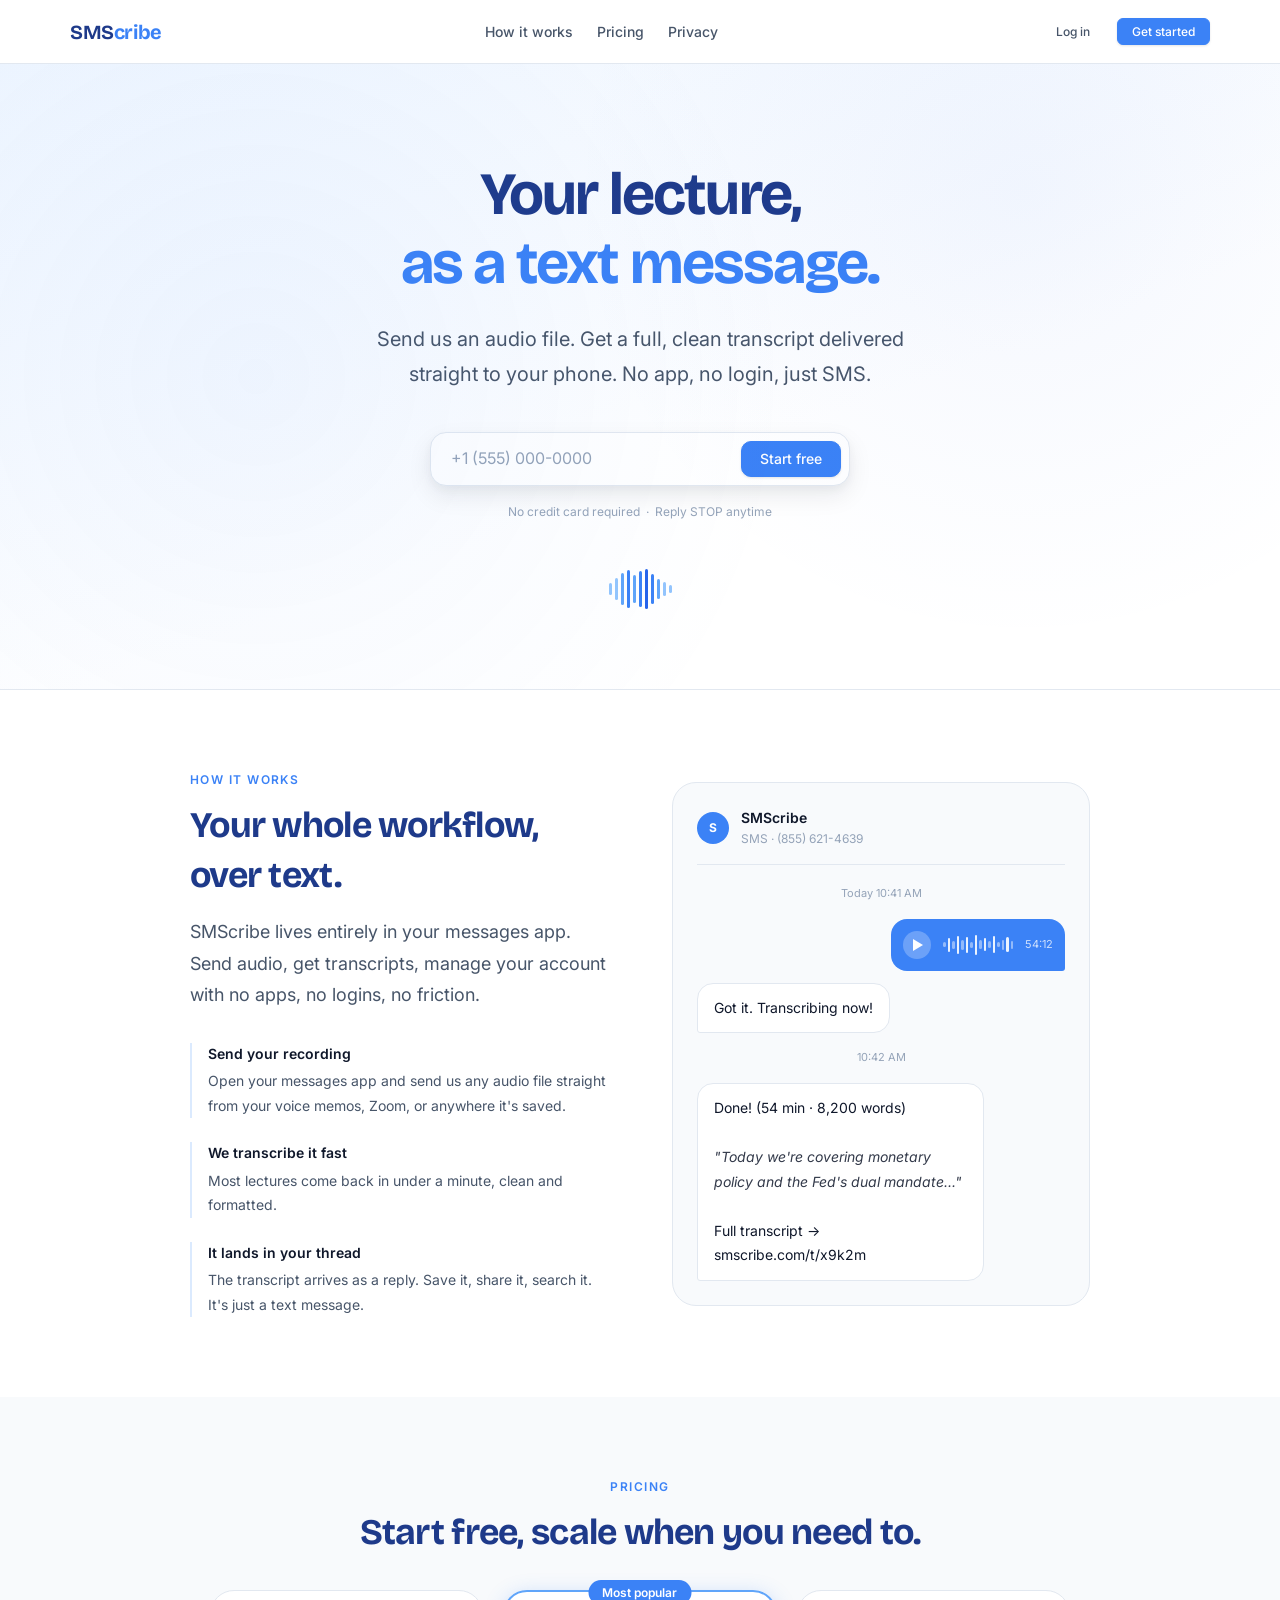
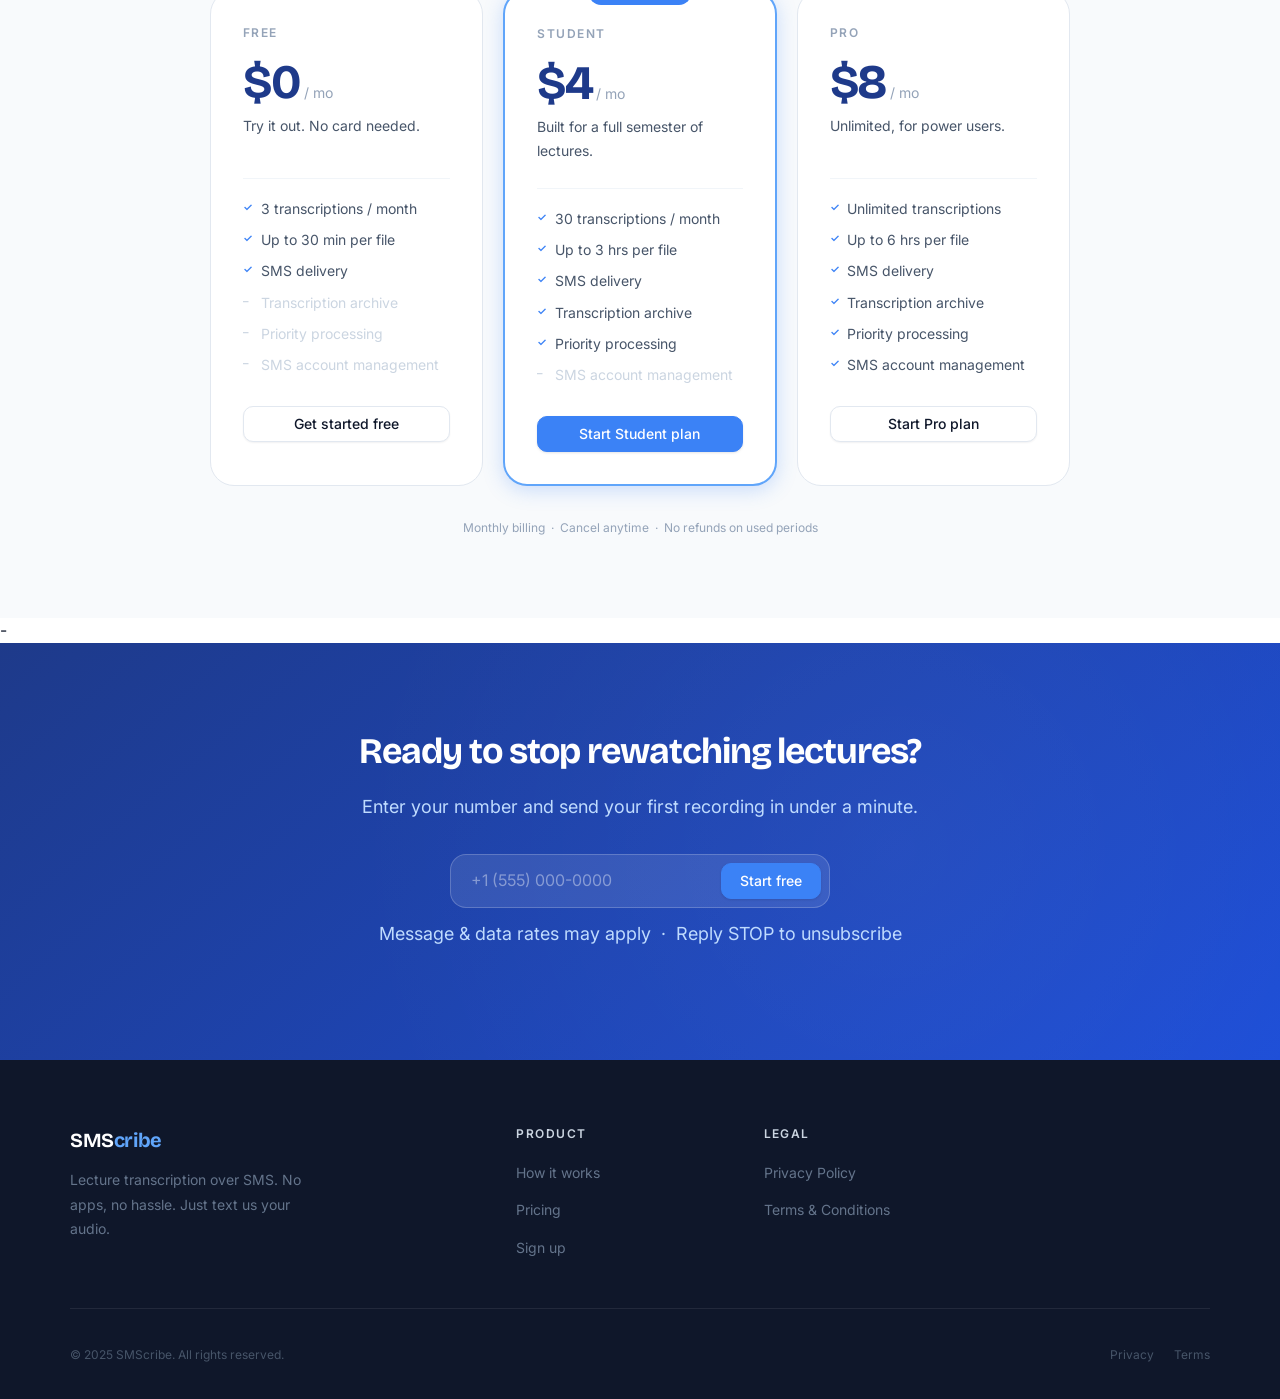
<file: frontend/index.html>
<!doctype html>
<html lang="en">
  <head>
    <meta charset="UTF-8" />
    <meta name="viewport" content="width=device-width, initial-scale=1.0" />
    <title>SMScribe — Lecture Transcription over SMS</title>
    <meta
      name="description"
      content="Text us your lecture audio. Get a full transcript back. No apps, no accounts, just SMS."
    />
    <link rel="stylesheet" href="smscribe.css" />
    <style>
      .hero-phone-input {
        display: flex;
        align-items: center;
        gap: var(--space-2);
        background: var(--white);
        border: 1px solid var(--border);
        border-radius: var(--radius-lg);
        padding: var(--space-2) var(--space-2) var(--space-2) var(--space-5);
        box-shadow: var(--shadow-lg);
        max-width: 420px;
        margin: 0 auto var(--space-4);
      }
      .hero-phone-input input {
        flex: 1;
        border: none;
        outline: none;
        font-size: var(--text-base);
        color: var(--text-primary);
        background: transparent;
        min-width: 0;
        font-family: var(--font-sans);
      }
      .hero-phone-input input::placeholder {
        color: var(--text-muted);
      }
      .hero-disclaimer {
        font-size: var(--text-xs);
        color: var(--text-muted);
        text-align: center;
      }

      .hiw-inner {
        max-width: 900px;
        margin: 0 auto;
        display: grid;
        grid-template-columns: 1fr 1fr;
        gap: var(--space-16);
        align-items: center;
      }
      .hiw-points {
        display: flex;
        flex-direction: column;
        gap: var(--space-6);
        margin-top: var(--space-8);
      }
      .hiw-point {
        display: flex;
        flex-direction: column;
        gap: var(--space-1);
        padding-left: var(--space-4);
        border-left: 2px solid var(--blue-100);
      }
      .hiw-point-title {
        font-size: var(--text-sm);
        font-weight: var(--weight-semibold);
        color: var(--text-primary);
      }
      .hiw-point-body {
        font-size: var(--text-sm);
        color: var(--text-secondary);
        line-height: var(--leading-relaxed);
      }

      .sms-frame {
        background: var(--gray-50);
        border: 1px solid var(--border);
        border-radius: var(--radius-xl);
        padding: var(--space-6);
        display: flex;
        flex-direction: column;
        gap: var(--space-3);
      }
      .sms-frame-header {
        display: flex;
        align-items: center;
        gap: var(--space-3);
        padding-bottom: var(--space-4);
        border-bottom: 1px solid var(--border);
        margin-bottom: var(--space-1);
      }
      .sms-avatar {
        width: 32px;
        height: 32px;
        background: var(--blue-500);
        border-radius: var(--radius-full);
        display: flex;
        align-items: center;
        justify-content: center;
        font-size: var(--text-xs);
        font-weight: var(--weight-bold);
        color: var(--white);
        flex-shrink: 0;
      }
      .sms-contact {
        font-size: var(--text-sm);
        font-weight: var(--weight-semibold);
        color: var(--text-primary);
      }
      .sms-status {
        font-size: var(--text-xs);
        color: var(--text-muted);
      }
      .sms-time {
        font-size: 11px;
        color: var(--text-muted);
        text-align: center;
        margin: var(--space-1) 0;
      }
      .sms-row {
        display: flex;
      }
      .sms-row.out {
        justify-content: flex-end;
      }
      .sms-bubble {
        max-width: 78%;
        padding: var(--space-3) var(--space-4);
        border-radius: var(--radius-lg);
        font-size: var(--text-sm);
        line-height: var(--leading-relaxed);
      }
      .sms-bubble.in {
        background: var(--white);
        border: 1px solid var(--border);
        border-bottom-left-radius: 3px;
        color: var(--text-primary);
      }
      .sms-bubble.in em {
        font-style: italic;
        opacity: 0.85;
      }

      .audio-bubble {
        background: var(--blue-500);
        border-radius: var(--radius-lg);
        border-bottom-right-radius: 3px;
        padding: var(--space-3);
        display: flex;
        align-items: center;
        gap: var(--space-3);
        max-width: 220px;
      }
      .audio-play {
        width: 28px;
        height: 28px;
        border-radius: var(--radius-full);
        background: rgba(255, 255, 255, 0.25);
        display: flex;
        align-items: center;
        justify-content: center;
        flex-shrink: 0;
      }
      .audio-play svg {
        margin-left: 2px;
      }
      .audio-waveform {
        flex: 1;
        display: flex;
        align-items: center;
        gap: 2px;
        height: 22px;
      }
      .aw {
        width: 2.5px;
        border-radius: 2px;
        background: rgba(255, 255, 255, 0.45);
      }
      .aw.hi {
        background: rgba(255, 255, 255, 0.9);
      }
      .audio-duration {
        font-size: 11px;
        color: rgba(255, 255, 255, 0.75);
        white-space: nowrap;
        flex-shrink: 0;
      }

      .pricing-grid {
        display: grid;
        grid-template-columns: repeat(3, 1fr);
        gap: var(--space-5);
        max-width: 860px;
        margin: 0 auto;
      }
      .pricing-card {
        background: var(--white);
        border: 1px solid var(--border);
        border-radius: var(--radius-xl);
        padding: var(--space-8);
        position: relative;
        transition:
          box-shadow var(--dur-base) var(--ease),
          border-color var(--dur-base) var(--ease);
      }
      .pricing-card:hover {
        box-shadow: var(--shadow-lg);
        border-color: var(--gray-300);
      }
      .pricing-card.featured {
        border: 2px solid var(--blue-400);
        box-shadow: var(--shadow-blue);
      }
      .pricing-card.featured:hover {
        box-shadow: 0 8px 28px rgba(59, 130, 246, 0.28);
      }
      .pricing-badge {
        position: absolute;
        top: -12px;
        left: 50%;
        transform: translateX(-50%);
        background: var(--blue-500);
        color: var(--white);
        font-size: var(--text-xs);
        font-weight: var(--weight-semibold);
        padding: 0.2rem 0.875rem;
        border-radius: var(--radius-full);
        white-space: nowrap;
      }
      .pricing-tier {
        font-size: var(--text-xs);
        font-weight: var(--weight-semibold);
        letter-spacing: var(--tracking-widest);
        text-transform: uppercase;
        color: var(--text-muted);
        margin-bottom: var(--space-4);
      }
      .pricing-price {
        display: flex;
        align-items: baseline;
        gap: var(--space-1);
        margin-bottom: var(--space-2);
      }
      .pricing-amount {
        font-family: var(--font-display);
        font-size: var(--text-5xl);
        font-weight: var(--weight-bold);
        color: var(--blue-900);
        letter-spacing: var(--tracking-tight);
        line-height: 1;
      }
      .pricing-period {
        font-size: var(--text-sm);
        color: var(--text-muted);
      }
      .pricing-desc {
        font-size: var(--text-sm);
        color: var(--text-secondary);
        line-height: var(--leading-relaxed);
        margin-bottom: var(--space-6);
        min-height: 40px;
      }
      .pricing-divider {
        border: none;
        border-top: 1px solid var(--gray-100);
        margin: var(--space-5) 0;
      }
      .pricing-features {
        list-style: none;
        display: flex;
        flex-direction: column;
        gap: var(--space-3);
        margin-bottom: var(--space-8);
      }
      .pricing-features li {
        font-size: var(--text-sm);
        color: var(--text-secondary);
        padding-left: 1.1rem;
        position: relative;
        line-height: var(--leading-snug);
      }
      .pricing-features li::before {
        content: "✓";
        position: absolute;
        left: 0;
        color: var(--blue-500);
        font-weight: var(--weight-semibold);
        font-size: 11px;
        top: 1px;
      }
      .pricing-features li.off {
        color: var(--gray-300);
      }
      .pricing-features li.off::before {
        content: "–";
        color: var(--gray-300);
      }
      .btn-full {
        width: 100%;
        justify-content: center;
      }

      .cta-banner {
        background: linear-gradient(
          140deg,
          var(--blue-900) 0%,
          var(--blue-700) 100%
        );
        padding: var(--space-20) var(--space-8);
        text-align: center;
        position: relative;
        overflow: hidden;
      }
      .cta-banner::before {
        content: "";
        position: absolute;
        inset: 0;
        background: radial-gradient(
          circle at 70% 50%,
          rgba(255, 255, 255, 0.04) 0%,
          transparent 60%
        );
        pointer-events: none;
      }
      .cta-banner h2 {
        font-family: var(--font-display);
        font-size: clamp(var(--text-2xl), 3.5vw, var(--text-4xl));
        font-weight: var(--weight-bold);
        color: var(--white);
        letter-spacing: var(--tracking-tight);
        margin-bottom: var(--space-3);
        position: relative;
      }
      .cta-banner p {
        font-size: var(--text-lg);
        color: var(--blue-200);
        margin-bottom: var(--space-8);
        position: relative;
      }
      .cta-phone-input {
        display: flex;
        align-items: center;
        gap: var(--space-2);
        background: rgba(255, 255, 255, 0.1);
        border: 1px solid rgba(255, 255, 255, 0.2);
        border-radius: var(--radius-lg);
        padding: var(--space-2) var(--space-2) var(--space-2) var(--space-5);
        max-width: 380px;
        margin: 0 auto var(--space-3);
        position: relative;
      }
      .cta-phone-input input {
        flex: 1;
        border: none;
        outline: none;
        background: transparent;
        font-size: var(--text-base);
        color: var(--white);
        min-width: 0;
        font-family: var(--font-sans);
      }
      .cta-phone-input input::placeholder {
        color: rgba(255, 255, 255, 0.4);
      }
      .cta-disclaimer {
        font-size: var(--text-xs);
        color: rgba(255, 255, 255, 0.35);
        position: relative;
      }

      /* ── Modal ── */
      .modal-overlay {
        display: none;
        position: fixed;
        inset: 0;
        background: rgba(15, 23, 42, 0.55);
        backdrop-filter: blur(4px);
        z-index: 1000;
        align-items: center;
        justify-content: center;
        padding: 1rem;
      }
      .modal-overlay.open {
        display: flex;
      }
      .modal {
        background: var(--white);
        border-radius: var(--radius-xl);
        padding: 2.5rem;
        width: 100%;
        max-width: 440px;
        position: relative;
        box-shadow: var(--shadow-xl);
      }
      .modal-close {
        position: absolute;
        top: 1.25rem;
        right: 1.25rem;
        width: 28px;
        height: 28px;
        border-radius: var(--radius-full);
        background: var(--gray-100);
        border: none;
        cursor: pointer;
        display: flex;
        align-items: center;
        justify-content: center;
        color: var(--gray-500);
        font-size: 15px;
        transition: background var(--dur-fast);
      }
      .modal-close:hover {
        background: var(--gray-200);
      }
      .modal-eyebrow {
        display: inline-flex;
        align-items: center;
        gap: 5px;
        font-size: 11px;
        font-weight: var(--weight-semibold);
        letter-spacing: var(--tracking-widest);
        text-transform: uppercase;
        color: var(--blue-600);
        background: var(--blue-50);
        border: 1px solid var(--blue-200);
        border-radius: var(--radius-full);
        padding: 0.25rem 0.75rem;
        margin-bottom: 1.25rem;
      }
      .modal-dot {
        width: 5px;
        height: 5px;
        background: var(--blue-500);
        border-radius: 50%;
      }
      .modal h2 {
        font-family: var(--font-display);
        font-size: 1.625rem;
        font-weight: var(--weight-bold);
        color: var(--blue-900);
        letter-spacing: var(--tracking-snug);
        line-height: 1.15;
        margin-bottom: 0.5rem;
      }
      .modal-sub {
        font-size: var(--text-sm);
        color: var(--text-secondary);
        line-height: var(--leading-relaxed);
        margin-bottom: 1.75rem;
      }
      .modal-steps {
        display: flex;
        margin-bottom: 1.75rem;
        border-bottom: 1px solid var(--gray-100);
      }
      .modal-step-tab {
        flex: 1;
        text-align: center;
        font-size: 12px;
        font-weight: var(--weight-semibold);
        color: var(--text-muted);
        padding-bottom: 0.75rem;
        border-bottom: 2px solid transparent;
      }
      .modal-step-tab.active {
        color: var(--blue-600);
        border-bottom-color: var(--blue-500);
      }
      .modal-step-tab.done {
        color: var(--blue-300);
      }
      .modal-form-group {
        margin-bottom: 1.25rem;
      }
      .modal-label {
        display: block;
        font-size: var(--text-sm);
        font-weight: var(--weight-medium);
        color: var(--gray-700);
        margin-bottom: 0.5rem;
      }
      .modal-input {
        width: 100%;
        border: 1px solid var(--border);
        border-radius: var(--radius-md);
        padding: 0.625rem 0.875rem;
        font-size: 15px;
        color: var(--text-primary);
        font-family: var(--font-sans);
        outline: none;
        transition:
          border-color var(--dur-base),
          box-shadow var(--dur-base);
      }
      .modal-input:focus {
        border-color: var(--blue-400);
        box-shadow: 0 0 0 3px rgba(59, 130, 246, 0.1);
      }
      .modal-input::placeholder {
        color: var(--text-muted);
      }
      .phone-row {
        display: flex;
        gap: 0.5rem;
      }
      .country-code {
        width: 72px;
        flex-shrink: 0;
        background: var(--gray-50);
        color: var(--gray-500);
      }
      .consent-box {
        background: var(--blue-50);
        border: 1px solid var(--blue-100);
        border-radius: var(--radius-md);
        padding: var(--space-4) var(--space-5);
        margin-bottom: 1.5rem;
      }
      .consent-check {
        display: flex;
        gap: 0.75rem;
        align-items: flex-start;
      }
      .consent-check input[type="checkbox"] {
        width: 16px;
        height: 16px;
        margin-top: 2px;
        flex-shrink: 0;
        accent-color: var(--blue-500);
        cursor: pointer;
      }
      .consent-text {
        font-size: 12px;
        color: var(--gray-600);
        line-height: 1.65;
      }
      .consent-text a {
        color: var(--blue-600);
        text-decoration: underline;
      }
      .consent-text strong {
        color: var(--gray-800);
        font-weight: var(--weight-semibold);
      }
      .modal-btn {
        display: flex;
        align-items: center;
        justify-content: center;
        width: 100%;
        font-size: var(--text-sm);
        font-weight: var(--weight-medium);
        padding: 0.7rem 1.25rem;
        border-radius: var(--radius-md);
        cursor: pointer;
        font-family: var(--font-sans);
        transition: all var(--dur-base);
        border: 1px solid transparent;
      }
      .modal-btn-primary {
        background: var(--blue-500);
        color: var(--white);
        border-color: var(--blue-500);
      }
      .modal-btn-primary:hover {
        background: var(--blue-600);
      }
      .modal-btn-primary:disabled {
        opacity: 0.45;
        cursor: not-allowed;
      }
      .modal-btn-ghost {
        background: transparent;
        color: var(--text-muted);
        border-color: var(--border);
        margin-top: 0.75rem;
      }
      .modal-btn-ghost:hover {
        background: var(--gray-50);
      }
      .modal-hint {
        font-size: 11px;
        color: var(--text-muted);
        text-align: center;
        margin-top: 0.875rem;
        line-height: 1.5;
      }
      .modal-hint a {
        color: var(--blue-500);
        text-decoration: none;
      }
      .modal-back {
        background: none;
        border: none;
        font-size: 11px;
        color: var(--text-muted);
        cursor: pointer;
        font-family: var(--font-sans);
        display: block;
        margin: 0.75rem auto 0;
      }
      .modal-back:hover {
        color: var(--text-secondary);
      }
      .modal-error {
        font-size: 12px;
        color: var(--danger);
        text-align: center;
        margin-top: 0.75rem;
        min-height: 18px;
      }
      .modal-success {
        text-align: center;
        padding: 0.5rem 0;
      }
      .success-icon {
        width: 56px;
        height: 56px;
        background: var(--blue-50);
        border: 2px solid var(--blue-200);
        border-radius: var(--radius-full);
        display: flex;
        align-items: center;
        justify-content: center;
        margin: 0 auto 1.25rem;
        font-size: 22px;
      }
      .modal-success h3 {
        font-family: var(--font-display);
        font-size: 1.375rem;
        font-weight: var(--weight-bold);
        color: var(--blue-900);
        margin-bottom: 0.5rem;
      }
      .modal-success p {
        font-size: var(--text-sm);
        color: var(--text-secondary);
        line-height: var(--leading-relaxed);
        max-width: 300px;
        margin: 0 auto 0.75rem;
      }
      .success-number {
        display: inline-block;
        font-size: var(--text-lg);
        font-weight: var(--weight-semibold);
        color: var(--blue-600);
        background: var(--blue-50);
        border: 1px solid var(--blue-200);
        border-radius: var(--radius-md);
        padding: 0.5rem 1.25rem;
        margin-bottom: 1.25rem;
        font-family: monospace;
      }
      .otp-input {
        text-align: center;
        font-size: 1.5rem;
        letter-spacing: 0.5em;
        font-weight: var(--weight-bold);
      }

      @media (max-width: 768px) {
        .hiw-inner {
          grid-template-columns: 1fr;
          gap: var(--space-10);
        }
        .pricing-grid {
          grid-template-columns: 1fr;
          max-width: 400px;
        }
        .pricing-card.featured {
          order: -1;
        }
        .cta-banner {
          padding: var(--space-16) var(--space-5);
        }
        .cta-phone-input {
          max-width: 100%;
        }
      }
      @media (max-width: 480px) {
        .hero-phone-input {
          max-width: 100%;
        }
        .modal {
          padding: 1.75rem;
        }
      }
    </style>
  </head>
  <body>
    <!-- Nav -->
    <nav class="nav">
      <div class="nav-inner">
        <a href="/" class="nav-logo">SMS<span>cribe</span></a>
        <ul class="nav-links">
          <li><a href="#how-it-works">How it works</a></li>
          <li><a href="#pricing">Pricing</a></li>
          <li><a href="/privacy-policy">Privacy</a></li>
        </ul>
        <div class="nav-cta">
          <a
            href="#"
            id="nav-login"
            class="btn btn-ghost btn-sm"
            onclick="openModal(event)"
            >Log in</a
          >
          <a
            href="/account"
            id="nav-account"
            class="btn btn-ghost btn-sm"
            style="display: none"
            >My Account</a
          >
          <a href="#pricing" class="btn btn-primary btn-sm">Get started</a>
        </div>
      </div>
    </nav>

    <!-- Hero -->
    <section class="hero">
      <h1>Your lecture,<br /><em>as a text message.</em></h1>
      <p class="hero-sub">
        Send us an audio file. Get a full, clean transcript delivered straight
        to your phone. No app, no login, just SMS.
      </p>
      <div class="hero-phone-input">
        <input type="tel" placeholder="+1 (555) 000-0000" id="hero-phone" />
        <a
          href="#"
          class="btn btn-primary"
          onclick="openModalWithPhone(event, 'hero-phone')"
          >Start free</a
        >
      </div>
      <p class="hero-disclaimer">
        No credit card required &nbsp;&middot;&nbsp; Reply STOP anytime
      </p>
      <div class="wave-bar-group">
        <div class="wave-bar"></div>
        <div class="wave-bar"></div>
        <div class="wave-bar"></div>
        <div class="wave-bar"></div>
        <div class="wave-bar"></div>
        <div class="wave-bar"></div>
        <div class="wave-bar"></div>
        <div class="wave-bar"></div>
        <div class="wave-bar"></div>
        <div class="wave-bar"></div>
        <div class="wave-bar"></div>
      </div>
    </section>

    <!-- How it works -->
    <section class="section" id="how-it-works">
      <div class="hiw-inner">
        <div>
          <p class="section-label">How it works</p>
          <h2 class="section-heading">Your whole workflow,<br />over text.</h2>
          <p class="section-sub">
            SMScribe lives entirely in your messages app. Send audio, get
            transcripts, manage your account with no apps, no logins, no
            friction.
          </p>
          <div class="hiw-points">
            <div class="hiw-point">
              <p class="hiw-point-title">Send your recording</p>
              <p class="hiw-point-body">
                Open your messages app and send us any audio file straight from
                your voice memos, Zoom, or anywhere it's saved.
              </p>
            </div>
            <div class="hiw-point">
              <p class="hiw-point-title">We transcribe it fast</p>
              <p class="hiw-point-body">
                Most lectures come back in under a minute, clean and formatted.
              </p>
            </div>
            <div class="hiw-point">
              <p class="hiw-point-title">It lands in your thread</p>
              <p class="hiw-point-body">
                The transcript arrives as a reply. Save it, share it, search it.
                It's just a text message.
              </p>
            </div>
          </div>
        </div>
        <div class="sms-frame">
          <div class="sms-frame-header">
            <div class="sms-avatar">S</div>
            <div>
              <p class="sms-contact">SMScribe</p>
              <p class="sms-status">SMS · (855) 621-4639</p>
            </div>
          </div>
          <p class="sms-time">Today 10:41 AM</p>
          <div class="sms-row out">
            <div class="audio-bubble">
              <div class="audio-play">
                <svg width="10" height="12" viewBox="0 0 10 12" fill="white">
                  <path d="M0 0L10 6L0 12V0Z" />
                </svg>
              </div>
              <div class="audio-waveform">
                <div class="aw" style="height: 5px"></div>
                <div class="aw hi" style="height: 14px"></div>
                <div class="aw" style="height: 8px"></div>
                <div class="aw hi" style="height: 18px"></div>
                <div class="aw" style="height: 10px"></div>
                <div class="aw hi" style="height: 16px"></div>
                <div class="aw" style="height: 6px"></div>
                <div class="aw hi" style="height: 20px"></div>
                <div class="aw" style="height: 9px"></div>
                <div class="aw hi" style="height: 13px"></div>
                <div class="aw" style="height: 7px"></div>
                <div class="aw hi" style="height: 17px"></div>
                <div class="aw" style="height: 5px"></div>
                <div class="aw" style="height: 10px"></div>
                <div class="aw hi" style="height: 15px"></div>
                <div class="aw" style="height: 8px"></div>
              </div>
              <span class="audio-duration">54:12</span>
            </div>
          </div>
          <div class="sms-row">
            <div class="sms-bubble in">Got it. Transcribing now!</div>
          </div>
          <p class="sms-time">10:42 AM</p>
          <div class="sms-row">
            <div class="sms-bubble in">
              Done! (54 min · 8,200 words)<br /><br /><em
                >"Today we're covering monetary policy and the Fed's dual
                mandate..."</em
              ><br /><br />Full transcript → smscribe.com/t/x9k2m
            </div>
          </div>
        </div>
      </div>
    </section>

    <!-- Pricing -->
    <section class="section section-gray" id="pricing">
      <div class="container">
        <div class="text-center mb-8">
          <p class="section-label">Pricing</p>
          <h2 class="section-heading">Start free, scale when you need to.</h2>
        </div>
        <div class="pricing-grid">
          <div class="pricing-card">
            <p class="pricing-tier">Free</p>
            <div class="pricing-price">
              <span class="pricing-amount">$0</span
              ><span class="pricing-period">/ mo</span>
            </div>
            <p class="pricing-desc">Try it out. No card needed.</p>
            <hr class="pricing-divider" />
            <ul class="pricing-features">
              <li>3 transcriptions / month</li>
              <li>Up to 30 min per file</li>
              <li>SMS delivery</li>
              <li class="off">Transcription archive</li>
              <li class="off">Priority processing</li>
              <li class="off">SMS account management</li>
            </ul>
            <a
              href="#"
              class="btn btn-secondary btn-full"
              onclick="openModal(event)"
              >Get started free</a
            >
          </div>
          <div class="pricing-card featured">
            <span class="pricing-badge">Most popular</span>
            <p class="pricing-tier">Student</p>
            <div class="pricing-price">
              <span class="pricing-amount">$4</span
              ><span class="pricing-period">/ mo</span>
            </div>
            <p class="pricing-desc">Built for a full semester of lectures.</p>
            <hr class="pricing-divider" />
            <ul class="pricing-features">
              <li>30 transcriptions / month</li>
              <li>Up to 3 hrs per file</li>
              <li>SMS delivery</li>
              <li>Transcription archive</li>
              <li>Priority processing</li>
              <li class="off">SMS account management</li>
            </ul>
            <a
              href="#"
              class="btn btn-primary btn-full"
              onclick="openModal(event)"
              >Start Student plan</a
            >
          </div>
          <div class="pricing-card">
            <p class="pricing-tier">Pro</p>
            <div class="pricing-price">
              <span class="pricing-amount">$8</span
              ><span class="pricing-period">/ mo</span>
            </div>
            <p class="pricing-desc">Unlimited, for power users.</p>
            <hr class="pricing-divider" />
            <ul class="pricing-features">
              <li>Unlimited transcriptions</li>
              <li>Up to 6 hrs per file</li>
              <li>SMS delivery</li>
              <li>Transcription archive</li>
              <li>Priority processing</li>
              <li>SMS account management</li>
            </ul>
            <a
              href="#"
              class="btn btn-secondary btn-full"
              onclick="openModal(event)"
              >Start Pro plan</a
            >
          </div>
        </div>
        <p
          class="text-center mt-8"
          style="font-size: var(--text-xs); color: var(--text-muted)"
        >
          Monthly billing &nbsp;&middot;&nbsp; Cancel anytime
          &nbsp;&middot;&nbsp; No refunds on used periods
        </p>
      </div>
    </section>

    <!-- CTA -->-
    <section class="cta-banner">
      <h2>Ready to stop rewatching lectures?</h2>
      <p>Enter your number and send your first recording in under a minute.</p>
      <div class="cta-phone-input">
        <input type="tel" placeholder="+1 (555) 000-0000" id="cta-phone" />
        <a
          href="#"
          class="btn btn-primary"
          onclick="openModalWithPhone(event, 'cta-phone')"
          >Start free</a
        >
      </div>
      <p class="cta-disclaimer">
        Message &amp; data rates may apply &nbsp;&middot;&nbsp; Reply STOP to
        unsubscribe
      </p>
    </section>

    <!-- Footer -->
    <footer class="footer">
      <div class="footer-grid">
        <div class="footer-brand">
          <a href="/" class="logo">SMS<span>cribe</span></a>
          <p>
            Lecture transcription over SMS. No apps, no hassle. Just text us
            your audio.
          </p>
        </div>
        <div class="footer-col">
          <h4>Product</h4>
          <ul>
            <li><a href="#how-it-works">How it works</a></li>
            <li><a href="#pricing">Pricing</a></li>
            <li><a href="#" onclick="openModal(event)">Sign up</a></li>
          </ul>
        </div>
        <div class="footer-col">
          <h4>Legal</h4>
          <ul>
            <li><a href="/privacy-policy">Privacy Policy</a></li>
            <li><a href="/terms">Terms &amp; Conditions</a></li>
          </ul>
        </div>
      </div>
      <div class="footer-bottom">
        <p class="footer-copy">&copy; 2025 SMScribe. All rights reserved.</p>
        <ul class="footer-legal">
          <li><a href="/privacy-policy">Privacy</a></li>
          <li><a href="/terms">Terms</a></li>
        </ul>
      </div>
    </footer>

    <!-- Signup / Login Modal -->
    <div class="modal-overlay" id="modal-overlay">
      <div class="modal">
        <button class="modal-close" onclick="closeModal()">✕</button>

        <!-- Step 1: Phone number -->
        <div id="modal-step1">
          <div class="modal-eyebrow">
            <span class="modal-dot"></span> Free to start
          </div>
          <h2>Get your first transcript free.</h2>
          <p class="modal-sub">
            Enter your number and we'll send a verification code.
          </p>
          <div class="modal-steps">
            <div class="modal-step-tab active">Phone</div>
            <div class="modal-step-tab">Consent</div>
            <div class="modal-step-tab">Verify</div>
          </div>
          <div class="modal-form-group">
            <label class="modal-label">Mobile phone number</label>
            <div class="phone-row">
              <input class="modal-input country-code" value="+1" readonly />
              <input
                class="modal-input"
                type="tel"
                id="modal-phone"
                placeholder="(555) 000-0000"
                oninput="validatePhone()"
              />
            </div>
          </div>
          <button
            class="modal-btn modal-btn-primary"
            id="step1-btn"
            onclick="goStep2()"
            disabled
          >
            Continue
          </button>
          <p class="modal-hint">
            Already have an account? <a href="/account">Go to my account →</a>
          </p>
        </div>

        <!-- Step 2: Consent -->
        <div id="modal-step2" style="display: none">
          <div class="modal-eyebrow">
            <span class="modal-dot"></span> One more thing
          </div>
          <h2>Confirm your consent.</h2>
          <p class="modal-sub">Required before we can send you messages.</p>
          <div class="modal-steps">
            <div class="modal-step-tab done">Phone</div>
            <div class="modal-step-tab active">Consent</div>
            <div class="modal-step-tab">Verify</div>
          </div>
          <div class="consent-box">
            <div class="consent-check">
              <input
                type="checkbox"
                id="consent-checkbox"
                onchange="validateConsent()"
              />
              <p class="consent-text">
                By checking this box, you agree to receive text messages from
                <strong>SMScribe</strong> at the number provided, including
                transcription results, account notifications, and service
                updates.
                <strong
                  >Message and data rates may apply. Message frequency
                  varies.</strong
                >
                Reply <strong>STOP</strong> to unsubscribe or
                <strong>HELP</strong> for support. No mobile information will be
                shared with third parties or affiliates for marketing or
                promotional purposes.
                <a href="/privacy-policy">Privacy Policy</a> &middot;
                <a href="/terms">Terms &amp; Conditions</a>
              </p>
            </div>
          </div>
          <button
            class="modal-btn modal-btn-primary"
            id="step2-btn"
            onclick="goStep2b()"
            disabled
          >
            Send verification code
          </button>
          <button class="modal-back" onclick="goBack()">← Go back</button>
        </div>

        <!-- Step 3: OTP -->
        <div id="modal-step3" style="display: none">
          <div class="modal-eyebrow">
            <span class="modal-dot"></span> Check your messages
          </div>
          <h2>Enter your code.</h2>
          <p class="modal-sub" id="otp-sub">
            We sent a 6-digit code to your number.
          </p>
          <div class="modal-steps">
            <div class="modal-step-tab done">Phone</div>
            <div class="modal-step-tab done">Consent</div>
            <div class="modal-step-tab active">Verify</div>
          </div>
          <div class="modal-form-group">
            <label class="modal-label">Verification code</label>
            <input
              class="modal-input otp-input"
              type="tel"
              id="modal-otp"
              placeholder="123456"
              maxlength="6"
            />
          </div>
          <button
            class="modal-btn modal-btn-primary"
            id="step3-btn"
            onclick="verifyOtp()"
          >
            Verify
          </button>
          <button class="modal-back" onclick="goBackConsent()">
            ← Go back
          </button>
        </div>

        <!-- Step 4: Success -->
        <div id="modal-step4" style="display: none">
          <div class="modal-success">
            <div class="success-icon">✓</div>
            <h3>You're in!</h3>
            <p>Welcome to SMScribe. Your account is active at</p>
            <div class="success-number" id="success-number"></div>
            <p>Text us any audio file to get your first transcript.</p>
          </div>
          <a
            href="/account"
            class="modal-btn modal-btn-primary"
            style="margin-top: var(--space-4); text-decoration: none"
            >Go to my account →</a
          >
          <button class="modal-btn modal-btn-ghost" onclick="closeModal()">
            Close
          </button>
        </div>

        <p class="modal-error" id="modal-error"></p>
      </div>
    </div>

    <script>
      const API = "https://7pkchc6ag3.execute-api.us-east-1.amazonaws.com/prod";

      function getToken() {
        return localStorage.getItem("smscribe_token");
      }
      function setToken(t) {
        localStorage.setItem("smscribe_token", t);
      }

      function updateNav() {
        const token = getToken();
        document.getElementById("nav-login").style.display = token
          ? "none"
          : "inline-flex";
        document.getElementById("nav-account").style.display = token
          ? "inline-flex"
          : "none";
      }

      if (new URLSearchParams(window.location.search).get("open") === "login")
        openModal();
      updateNav();

      function showStep(n) {
        [1, 2, 3, 4].forEach((i) => {
          const el = document.getElementById(`modal-step${i}`);
          if (el) el.style.display = i === n ? "block" : "none";
        });
        document.getElementById("modal-error").textContent = "";
      }

      function openModal(e) {
        if (e) e.preventDefault();
        if (getToken()) {
          window.location.href = "/account";
          return;
        }
        document.getElementById("modal-overlay").classList.add("open");
        document.body.style.overflow = "hidden";
        showStep(1);
      }

      function openModalWithPhone(e, srcId) {
        if (e) e.preventDefault();
        if (getToken()) {
          window.location.href = "/account";
          return;
        }
        const val = document.getElementById(srcId)?.value.trim();
        if (val) {
          document.getElementById("modal-phone").value = val.replace(
            /^\+1\s?/,
            "",
          );
          validatePhone();
        }
        openModal();
      }

      function closeModal() {
        document.getElementById("modal-overlay").classList.remove("open");
        document.body.style.overflow = "";
        document.getElementById("modal-phone").value = "";
        document.getElementById("modal-otp").value = "";
        document.getElementById("consent-checkbox").checked = false;
        document.getElementById("step1-btn").disabled = true;
        document.getElementById("step2-btn").disabled = true;
        showStep(1);
      }

      function validatePhone() {
        const v = document
          .getElementById("modal-phone")
          .value.replace(/\D/g, "");
        document.getElementById("step1-btn").disabled = v.length < 10;
      }

      function validateConsent() {
        document.getElementById("step2-btn").disabled =
          !document.getElementById("consent-checkbox").checked;
      }

      function showError(msg) {
        document.getElementById("modal-error").textContent = msg;
      }

      function goStep2() {
        showStep(2);
      }
      function goBack() {
        showStep(1);
      }
      function goBackConsent() {
        showStep(2);
      }

      async function goStep2b() {
        const raw = document
          .getElementById("modal-phone")
          .value.replace(/\D/g, "");
        const phone = `+1${raw}`;
        const btn = document.getElementById("step2-btn");
        btn.disabled = true;
        btn.textContent = "Sending...";
        showError("");
        try {
          const res = await fetch(`${API}/auth/verify/start`, {
            method: "POST",
            headers: { "Content-Type": "application/json" },
            body: JSON.stringify({ phone_number: phone }),
          });
          const data = await res.json();
          if (!res.ok) {
            showError(data.error || "Failed to send code.");
            btn.disabled = false;
            btn.textContent = "Send verification code";
            return;
          }
          document.getElementById("otp-sub").textContent =
            `We sent a 6-digit code to +1 (${raw.slice(0, 3)}) ${raw.slice(3, 6)}-${raw.slice(6, 10)}.`;
          showStep(3);
        } catch {
          showError("Network error. Please try again.");
          btn.disabled = false;
          btn.textContent = "Send verification code";
        }
      }

      async function verifyOtp() {
        const raw = document
          .getElementById("modal-phone")
          .value.replace(/\D/g, "");
        const phone = `+1${raw}`;
        const code = document.getElementById("modal-otp").value.trim();
        const btn = document.getElementById("step3-btn");
        if (code.length < 6) {
          showError("Enter the 6-digit code.");
          return;
        }
        btn.disabled = true;
        btn.textContent = "Verifying...";
        showError("");
        try {
          const res = await fetch(`${API}/auth/verify/check`, {
            method: "POST",
            headers: { "Content-Type": "application/json" },
            body: JSON.stringify({ phone_number: phone, code }),
          });
          const data = await res.json();
          if (!res.ok) {
            showError(data.error || "Invalid code. Try again.");
            btn.disabled = false;
            btn.textContent = "Verify";
            return;
          }
          setToken(data.token);
          updateNav();
          document.getElementById("success-number").textContent =
            `+1 (${raw.slice(0, 3)}) ${raw.slice(3, 6)}-${raw.slice(6, 10)}`;
          showStep(4);
        } catch {
          showError("Network error. Please try again.");
          btn.disabled = false;
          btn.textContent = "Verify";
        }
      }

      document
        .getElementById("modal-overlay")
        .addEventListener("click", function (e) {
          if (e.target === this) closeModal();
        });
      document.addEventListener("keydown", (e) => {
        if (e.key === "Escape") closeModal();
      });
    </script>
  </body>
</html>
</file>
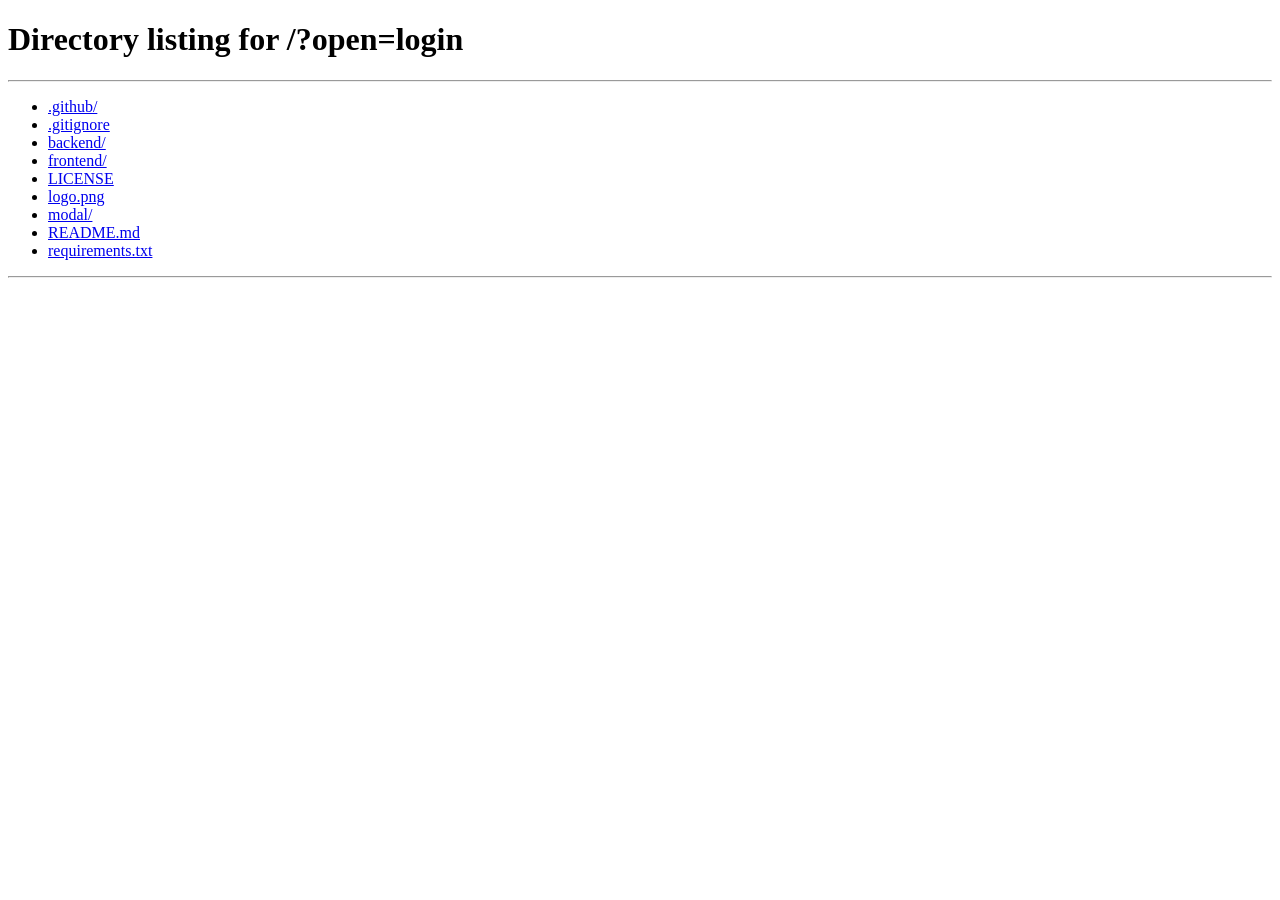
<file: frontend/account.html>
<!doctype html>
<html lang="en">
  <head>
    <meta charset="UTF-8" />
    <meta name="viewport" content="width=device-width, initial-scale=1.0" />
    <title>My Account — SMScribe</title>
    <link rel="stylesheet" href="smscribe.css" />
    <script>
      const API = "https://7pkchc6ag3.execute-api.us-east-1.amazonaws.com/prod";
    </script>
    <style>
      .account-wrap {
        max-width: 720px;
        margin: 0 auto;
        padding: var(--space-12) var(--space-8) var(--space-24);
      }
      .account-header {
        display: flex;
        align-items: center;
        justify-content: space-between;
        margin-bottom: var(--space-10);
        flex-wrap: wrap;
        gap: var(--space-4);
      }
      .account-title {
        font-family: var(--font-display);
        font-size: var(--text-3xl);
        font-weight: var(--weight-bold);
        color: var(--blue-900);
        letter-spacing: var(--tracking-tight);
      }
      .account-phone {
        font-size: var(--text-sm);
        color: var(--text-muted);
        margin-top: var(--space-1);
      }
      .account-card {
        background: var(--white);
        border: 1px solid var(--border);
        border-radius: var(--radius-xl);
        padding: var(--space-6) var(--space-8);
        margin-bottom: var(--space-5);
      }
      .account-card-title {
        font-size: var(--text-xs);
        font-weight: var(--weight-semibold);
        letter-spacing: var(--tracking-widest);
        text-transform: uppercase;
        color: var(--text-muted);
        margin-bottom: var(--space-5);
      }
      .plan-row {
        display: flex;
        align-items: center;
        justify-content: space-between;
        flex-wrap: wrap;
        gap: var(--space-4);
      }
      .plan-info {
        display: flex;
        align-items: center;
        gap: var(--space-3);
      }
      .plan-name {
        font-family: var(--font-display);
        font-size: var(--text-2xl);
        font-weight: var(--weight-bold);
        color: var(--blue-900);
        text-transform: capitalize;
      }
      .plan-badge {
        font-size: var(--text-xs);
        font-weight: var(--weight-semibold);
        padding: 0.2rem 0.75rem;
        border-radius: var(--radius-full);
        text-transform: capitalize;
      }
      .plan-badge.free {
        background: var(--gray-100);
        color: var(--gray-600);
        border: 1px solid var(--gray-200);
      }
      .plan-badge.student {
        background: var(--blue-50);
        color: var(--blue-700);
        border: 1px solid var(--blue-200);
      }
      .plan-badge.pro {
        background: var(--blue-900);
        color: var(--white);
      }
      .plan-actions {
        display: flex;
        gap: var(--space-3);
        flex-wrap: wrap;
      }
      .usage-row {
        display: flex;
        justify-content: space-between;
        align-items: baseline;
        margin-bottom: var(--space-3);
      }
      .usage-label {
        font-size: var(--text-sm);
        color: var(--text-secondary);
      }
      .usage-count {
        font-size: var(--text-sm);
        font-weight: var(--weight-semibold);
        color: var(--text-primary);
      }
      .usage-bar-bg {
        height: 8px;
        background: var(--gray-100);
        border-radius: var(--radius-full);
        overflow: hidden;
      }
      .usage-bar-fill {
        height: 100%;
        border-radius: var(--radius-full);
        background: var(--blue-500);
        transition: width 0.4s ease;
      }
      .usage-bar-fill.warning {
        background: #f59e0b;
      }
      .usage-bar-fill.danger {
        background: #ef4444;
      }
      .usage-sub {
        font-size: var(--text-xs);
        color: var(--text-muted);
        margin-top: var(--space-2);
      }
      .upgrade-grid {
        display: grid;
        grid-template-columns: 1fr 1fr;
        gap: var(--space-4);
        margin-top: var(--space-5);
      }
      .upgrade-card {
        border: 1px solid var(--border);
        border-radius: var(--radius-lg);
        padding: var(--space-5);
        cursor: pointer;
        transition:
          border-color var(--dur-base),
          box-shadow var(--dur-base);
      }
      .upgrade-card:hover {
        border-color: var(--blue-300);
        box-shadow: var(--shadow-md);
      }
      .upgrade-card.current {
        border-color: var(--blue-400);
        background: var(--blue-50);
        cursor: default;
      }
      .upgrade-card-name {
        font-size: var(--text-sm);
        font-weight: var(--weight-semibold);
        color: var(--text-primary);
        margin-bottom: var(--space-1);
      }
      .upgrade-card-price {
        font-size: var(--text-xl);
        font-weight: var(--weight-bold);
        color: var(--blue-900);
        margin-bottom: var(--space-2);
      }
      .upgrade-card-price span {
        font-size: var(--text-xs);
        font-weight: var(--weight-regular);
        color: var(--text-muted);
      }
      .upgrade-card-features {
        font-size: var(--text-xs);
        color: var(--text-secondary);
        line-height: 1.6;
      }
      .upgrade-card-tag {
        display: inline-block;
        font-size: 10px;
        font-weight: var(--weight-semibold);
        background: var(--blue-500);
        color: var(--white);
        padding: 0.1rem 0.5rem;
        border-radius: var(--radius-full);
        margin-bottom: var(--space-2);
      }
      .transcript-list {
        display: flex;
        flex-direction: column;
        gap: var(--space-3);
      }
      .transcript-item {
        display: flex;
        align-items: center;
        justify-content: space-between;
        padding: var(--space-4) var(--space-5);
        background: var(--gray-50);
        border: 1px solid var(--border);
        border-radius: var(--radius-md);
        gap: var(--space-4);
        flex-wrap: wrap;
      }
      .transcript-meta {
        display: flex;
        flex-direction: column;
        gap: 2px;
      }
      .transcript-date {
        font-size: var(--text-xs);
        color: var(--text-muted);
      }
      .transcript-info {
        font-size: var(--text-sm);
        color: var(--text-primary);
        font-weight: var(--weight-medium);
      }
      .transcript-status {
        font-size: var(--text-xs);
        font-weight: var(--weight-medium);
        padding: 0.2rem 0.6rem;
        border-radius: var(--radius-full);
      }
      .transcript-status.done {
        background: #ecfdf5;
        color: #065f46;
        border: 1px solid #a7f3d0;
      }
      .transcript-status.pending {
        background: var(--blue-50);
        color: var(--blue-700);
        border: 1px solid var(--blue-200);
      }
      .transcript-status.processing {
        background: var(--blue-50);
        color: var(--blue-700);
        border: 1px solid var(--blue-200);
      }
      .transcript-status.failed {
        background: #fef2f2;
        color: #991b1b;
        border: 1px solid #fecaca;
      }
      .transcript-empty {
        text-align: center;
        padding: var(--space-10) 0;
        color: var(--text-muted);
        font-size: var(--text-sm);
      }
      .danger-row {
        display: flex;
        align-items: center;
        justify-content: space-between;
        flex-wrap: wrap;
        gap: var(--space-4);
      }
      .danger-label {
        font-size: var(--text-sm);
        color: var(--text-secondary);
        max-width: 400px;
        line-height: var(--leading-relaxed);
      }
      .btn-danger {
        background: var(--white);
        color: var(--danger);
        border: 1px solid #fecaca;
        font-size: var(--text-sm);
        font-weight: var(--weight-medium);
        padding: 0.5rem 1rem;
        border-radius: var(--radius-md);
        cursor: pointer;
        transition: background var(--dur-base);
        white-space: nowrap;
      }
      .btn-danger:hover {
        background: #fef2f2;
      }
      .skeleton {
        background: linear-gradient(
          90deg,
          var(--gray-100) 25%,
          var(--gray-50) 50%,
          var(--gray-100) 75%
        );
        background-size: 200% 100%;
        animation: shimmer 1.2s infinite;
        border-radius: var(--radius-md);
      }
      @keyframes shimmer {
        0% {
          background-position: 200% 0;
        }
        100% {
          background-position: -200% 0;
        }
      }
      .modal-input {
        width: 100%;
        border: 1px solid var(--border);
        border-radius: var(--radius-md);
        padding: 0.625rem 0.875rem;
        font-size: 15px;
        color: var(--text-primary);
        font-family: var(--font-sans);
        outline: none;
        transition: border-color var(--dur-base);
      }
      .modal-input:focus {
        border-color: var(--blue-400);
        box-shadow: 0 0 0 3px rgba(59, 130, 246, 0.1);
      }
      @media (max-width: 600px) {
        .account-wrap {
          padding: var(--space-8) var(--space-5) var(--space-16);
        }
        .account-card {
          padding: var(--space-5);
        }
        .upgrade-grid {
          grid-template-columns: 1fr;
        }
        .plan-row {
          flex-direction: column;
          align-items: flex-start;
        }
      }
    </style>
  </head>
  <body>
    <nav class="nav">
      <div class="nav-inner">
        <a href="/" class="nav-logo">SMS<span>cribe</span></a>
        <ul class="nav-links">
          <li><a href="/#how-it-works">How it works</a></li>
          <li><a href="/#pricing">Pricing</a></li>
          <li><a href="/privacy-policy">Privacy</a></li>
        </ul>
        <div class="nav-cta">
          <a href="#" class="btn btn-ghost btn-sm" onclick="logout(event)"
            >Log out</a
          >
        </div>
      </div>
    </nav>

    <div class="account-wrap">
      <div class="account-header">
        <div>
          <h1 class="account-title">My Account</h1>
          <p class="account-phone" id="account-phone">Loading...</p>
        </div>
      </div>

      <!-- Plan + Usage -->
      <div class="account-card" id="plan-card">
        <p class="account-card-title">Plan & Usage</p>
        <div class="plan-row">
          <div class="plan-info">
            <span class="plan-name" id="plan-name">—</span>
            <span class="plan-badge" id="plan-badge">—</span>
          </div>
          <div class="plan-actions">
            <button
              class="btn btn-primary btn-sm"
              id="upgrade-btn"
              onclick="scrollToUpgrade()"
              style="display: none"
            >
              Upgrade plan
            </button>
            <button
              class="btn btn-ghost btn-sm"
              id="manage-btn"
              onclick="openPortal()"
              style="display: none"
            >
              Manage billing
            </button>
          </div>
        </div>
        <div style="margin-top: var(--space-6)">
          <div class="usage-row">
            <span class="usage-label">Transcriptions this month</span>
            <span class="usage-count" id="usage-count">—</span>
          </div>
          <div class="usage-bar-bg">
            <div class="usage-bar-fill" id="usage-bar" style="width: 0%"></div>
          </div>
          <p class="usage-sub" id="usage-sub">Loading usage...</p>
        </div>
      </div>

      <!-- Transcript history -->
      <div class="account-card">
        <p class="account-card-title">Transcript History</p>
        <div class="transcript-list" id="transcript-list">
          <div class="skeleton" style="height: 60px"></div>
          <div class="skeleton" style="height: 60px"></div>
          <div class="skeleton" style="height: 60px"></div>
        </div>
      </div>

      <!-- Upgrade options -->
      <div class="account-card" id="upgrade-card">
        <p class="account-card-title">Change Plan</p>
        <div class="upgrade-grid" id="upgrade-grid"></div>
      </div>

      <!-- Danger zone — paid users -->
      <div class="account-card" id="danger-card" style="display: none">
        <p class="account-card-title">Danger Zone</p>
        <div class="danger-row">
          <div>
            <p
              class="danger-label"
              style="
                font-weight: 500;
                color: var(--text-primary);
                margin-bottom: var(--space-1);
              "
            >
              Cancel subscription
            </p>
            <p class="danger-label">
              Downgrade to free at the end of your billing period.
            </p>
          </div>
          <button class="btn-danger" onclick="openPortal()">
            Manage billing
          </button>
        </div>
        <hr
          style="
            border: none;
            border-top: 1px solid var(--border);
            margin: var(--space-5) 0;
          "
        />
        <div class="danger-row">
          <div>
            <p
              class="danger-label"
              style="
                font-weight: 500;
                color: var(--text-primary);
                margin-bottom: var(--space-1);
              "
            >
              Delete account
            </p>
            <p class="danger-label">
              Permanently delete your account, all transcripts, and cancel any
              active subscription. This cannot be undone.
            </p>
          </div>
          <button class="btn-danger" onclick="confirmDelete()">
            Delete account
          </button>
        </div>
      </div>

      <!-- Danger zone — free users -->
      <div class="account-card" id="danger-card-free" style="display: none">
        <p class="account-card-title">Danger Zone</p>
        <div class="danger-row">
          <div>
            <p
              class="danger-label"
              style="
                font-weight: 500;
                color: var(--text-primary);
                margin-bottom: var(--space-1);
              "
            >
              Delete account
            </p>
            <p class="danger-label">
              Permanently delete your account and all transcripts. This cannot
              be undone.
            </p>
          </div>
          <button class="btn-danger" onclick="confirmDelete()">
            Delete account
          </button>
        </div>
      </div>
    </div>

    <!-- Delete confirmation modal -->
    <div
      id="delete-overlay"
      style="
        display: none;
        position: fixed;
        inset: 0;
        background: rgba(15, 23, 42, 0.55);
        backdrop-filter: blur(4px);
        z-index: 1000;
        align-items: center;
        justify-content: center;
        padding: 1rem;
      "
    >
      <div
        style="
          background: var(--white);
          border-radius: var(--radius-xl);
          padding: 2rem;
          width: 100%;
          max-width: 400px;
          box-shadow: var(--shadow-xl);
        "
      >
        <h3
          style="
            font-family: var(--font-display);
            font-size: var(--text-xl);
            font-weight: var(--weight-bold);
            color: var(--gray-900);
            margin-bottom: var(--space-3);
          "
        >
          Delete your account?
        </h3>
        <p
          style="
            font-size: var(--text-sm);
            color: var(--text-secondary);
            line-height: var(--leading-relaxed);
            margin-bottom: var(--space-5);
          "
        >
          This will permanently delete your account, all transcript history, and
          cancel any active subscription.
          <strong>This cannot be undone.</strong>
        </p>
        <p
          style="
            font-size: var(--text-sm);
            color: var(--text-secondary);
            margin-bottom: var(--space-2);
          "
        >
          Type <strong>DELETE</strong> to confirm:
        </p>
        <input
          id="delete-confirm-input"
          class="modal-input"
          type="text"
          placeholder="DELETE"
          oninput="validateDeleteInput()"
          style="margin-bottom: var(--space-4)"
        />
        <div style="display: flex; gap: var(--space-3)">
          <button
            onclick="closeDeleteModal()"
            class="btn btn-secondary"
            style="flex: 1; justify-content: center"
          >
            Cancel
          </button>
          <button
            id="delete-confirm-btn"
            onclick="deleteAccount()"
            disabled
            style="
              flex: 1;
              justify-content: center;
              background: #ef4444;
              color: white;
              border: 1px solid #ef4444;
              border-radius: var(--radius-md);
              font-size: var(--text-sm);
              font-weight: var(--weight-medium);
              padding: 0.625rem 1rem;
              cursor: pointer;
              opacity: 0.45;
              transition: opacity 0.15s;
            "
          >
            Delete forever
          </button>
        </div>
        <p
          id="delete-error"
          style="
            font-size: 12px;
            color: var(--danger);
            text-align: center;
            margin-top: var(--space-3);
            min-height: 18px;
          "
        ></p>
      </div>
    </div>

    <script>
      const PLANS = {
        free: {
          label: "Free",
          price: "$0",
          per: "/ mo",
          features: "3 transcriptions · 30 min max",
        },
        student: {
          label: "Student",
          price: "$4",
          per: "/ mo",
          features: "30 transcriptions · 3 hr max",
        },
        pro: {
          label: "Pro",
          price: "$8",
          per: "/ mo",
          features: "Unlimited · 6 hr max",
        },
      };

      function getToken() {
        return localStorage.getItem("smscribe_token");
      }

      function logout(e) {
        if (e) e.preventDefault();
        localStorage.removeItem("smscribe_token");
        window.location.href = "/";
      }

      async function authFetch(path, options = {}) {
        const token = getToken();
        const res = await fetch(`${API}${path}`, {
          ...options,
          headers: {
            "Content-Type": "application/json",
            Authorization: `Bearer ${token}`,
            ...(options.headers || {}),
          },
        });
        if (res.status === 401) {
          logout();
          return null;
        }
        return res.json();
      }

      async function loadAccount() {
        if (!getToken()) {
          window.location.href = "/?open=login";
          return;
        }
        const data = await authFetch("/user/me");
        if (!data) return;

        const { phone_number, plan, usage, recent_jobs } = data;
        document.getElementById("account-phone").textContent = phone_number;
        document.getElementById("plan-name").textContent =
          PLANS[plan]?.label || plan;
        const badge = document.getElementById("plan-badge");
        badge.textContent = plan;
        badge.className = `plan-badge ${plan}`;

        if (plan === "free") {
          document.getElementById("upgrade-btn").style.display = "inline-flex";
          document.getElementById("danger-card-free").style.display = "block";
        } else {
          document.getElementById("manage-btn").style.display = "inline-flex";
          document.getElementById("danger-card").style.display = "block";
        }

        const current = usage.current_month;
        const limit = usage.limit;
        const pct = limit === -1 ? 5 : Math.min((current / limit) * 100, 100);
        document.getElementById("usage-count").textContent =
          limit === -1 ? `${current} used` : `${current} / ${limit}`;
        const bar = document.getElementById("usage-bar");
        bar.style.width = `${pct}%`;
        if (pct >= 100) bar.classList.add("danger");
        else if (pct >= 80) bar.classList.add("warning");
        document.getElementById("usage-sub").textContent =
          limit === -1
            ? `Unlimited plan · up to ${usage.max_minutes_per_file} min per file`
            : `Resets on the 1st of each month · up to ${usage.max_minutes_per_file} min per file`;

        renderTranscripts(recent_jobs || []);
        renderUpgradeGrid(plan);
      }

      function renderTranscripts(jobs) {
        const list = document.getElementById("transcript-list");
        if (!jobs.length) {
          list.innerHTML = `<div class="transcript-empty">No transcriptions yet. Send an audio file to get started.</div>`;
          return;
        }
        list.innerHTML = jobs
          .map((job) => {
            const date = new Date(job.created_at).toLocaleDateString("en-US", {
              month: "short",
              day: "numeric",
              year: "numeric",
            });
            const dur =
              job.duration_min && parseFloat(job.duration_min) > 0
                ? `${job.duration_min} min`
                : "";
            const words = job.word_count
              ? `${Number(job.word_count).toLocaleString()} words`
              : "";
            const meta = [dur, words].filter(Boolean).join(" · ");
            const link = job.presigned_url
              ? `<a href="${job.presigned_url}" target="_blank" class="btn btn-secondary btn-sm" style="flex-shrink:0">View</a>`
              : "";
            return `
        <div class="transcript-item">
          <div class="transcript-meta">
            <span class="transcript-date">${date}</span>
            <span class="transcript-info">${meta || "Processing..."}</span>
          </div>
          <div style="display:flex;align-items:center;gap:var(--space-3)">
            <span class="transcript-status ${job.status}">${job.status}</span>
            ${link}
          </div>
        </div>`;
          })
          .join("");
      }

      function renderUpgradeGrid(currentPlan) {
        const grid = document.getElementById("upgrade-grid");
        const card = document.getElementById("upgrade-card");
        if (currentPlan === "pro") {
          card.style.display = "none";
          return;
        }
        const plans = currentPlan === "free" ? ["student", "pro"] : ["pro"];
        grid.innerHTML = plans
          .map((p) => {
            const isCurrent = p === currentPlan;
            const info = PLANS[p];
            const tag =
              p === "student"
                ? '<span class="upgrade-card-tag">Most popular</span><br>'
                : "";
            return `
        <div class="upgrade-card ${isCurrent ? "current" : ""}">
          ${tag}
          <p class="upgrade-card-name">${info.label}</p>
          <p class="upgrade-card-price">${info.price} <span>${info.per}</span></p>
          <p class="upgrade-card-features">${info.features}</p>
          ${
            isCurrent
              ? `<p style="font-size:var(--text-xs);color:var(--blue-600);margin-top:var(--space-2);font-weight:500">Current plan</p>`
              : `<button class="btn btn-primary btn-sm" style="margin-top:var(--space-3);width:100%;justify-content:center" onclick="selectPlan('${p}')">Switch to ${info.label}</button>`
          }
        </div>`;
          })
          .join("");
      }

      async function selectPlan(plan) {
        const data = await authFetch("/stripe/checkout", {
          method: "POST",
          body: JSON.stringify({ plan, interval: "month" }),
        });
        if (data?.checkout_url) window.location.href = data.checkout_url;
      }

      async function openPortal() {
        const data = await authFetch("/stripe/portal", { method: "POST" });
        if (data?.portal_url) window.location.href = data.portal_url;
      }

      function scrollToUpgrade() {
        document
          .getElementById("upgrade-card")
          .scrollIntoView({ behavior: "smooth" });
      }

      // ── Delete account ──────────────────────────────────────────────────────────

      function confirmDelete() {
        const overlay = document.getElementById("delete-overlay");
        overlay.style.display = "flex";
        document.body.style.overflow = "hidden";
        document.getElementById("delete-confirm-input").value = "";
        document.getElementById("delete-confirm-btn").disabled = true;
        document.getElementById("delete-confirm-btn").style.opacity = ".45";
        document.getElementById("delete-error").textContent = "";
      }

      function closeDeleteModal() {
        document.getElementById("delete-overlay").style.display = "none";
        document.body.style.overflow = "";
      }

      function validateDeleteInput() {
        const val = document.getElementById("delete-confirm-input").value;
        const btn = document.getElementById("delete-confirm-btn");
        const valid = val === "DELETE";
        btn.disabled = !valid;
        btn.style.opacity = valid ? "1" : ".45";
        btn.style.cursor = valid ? "pointer" : "not-allowed";
      }

      async function deleteAccount() {
        const btn = document.getElementById("delete-confirm-btn");
        btn.disabled = true;
        btn.textContent = "Deleting...";
        document.getElementById("delete-error").textContent = "";

        try {
          const data = await authFetch("/user/me", { method: "DELETE" });
          if (!data) return;
          if (data.error) {
            document.getElementById("delete-error").textContent = data.error;
            btn.disabled = false;
            btn.textContent = "Delete forever";
            return;
          }
          localStorage.removeItem("smscribe_token");
          window.location.href = "/?deleted=true";
        } catch {
          document.getElementById("delete-error").textContent =
            "Something went wrong. Please try again.";
          btn.disabled = false;
          btn.textContent = "Delete forever";
        }
      }

      document
        .getElementById("delete-overlay")
        .addEventListener("click", function (e) {
          if (e.target === this) closeDeleteModal();
        });

      loadAccount();
    </script>
  </body>
</html>
</file>
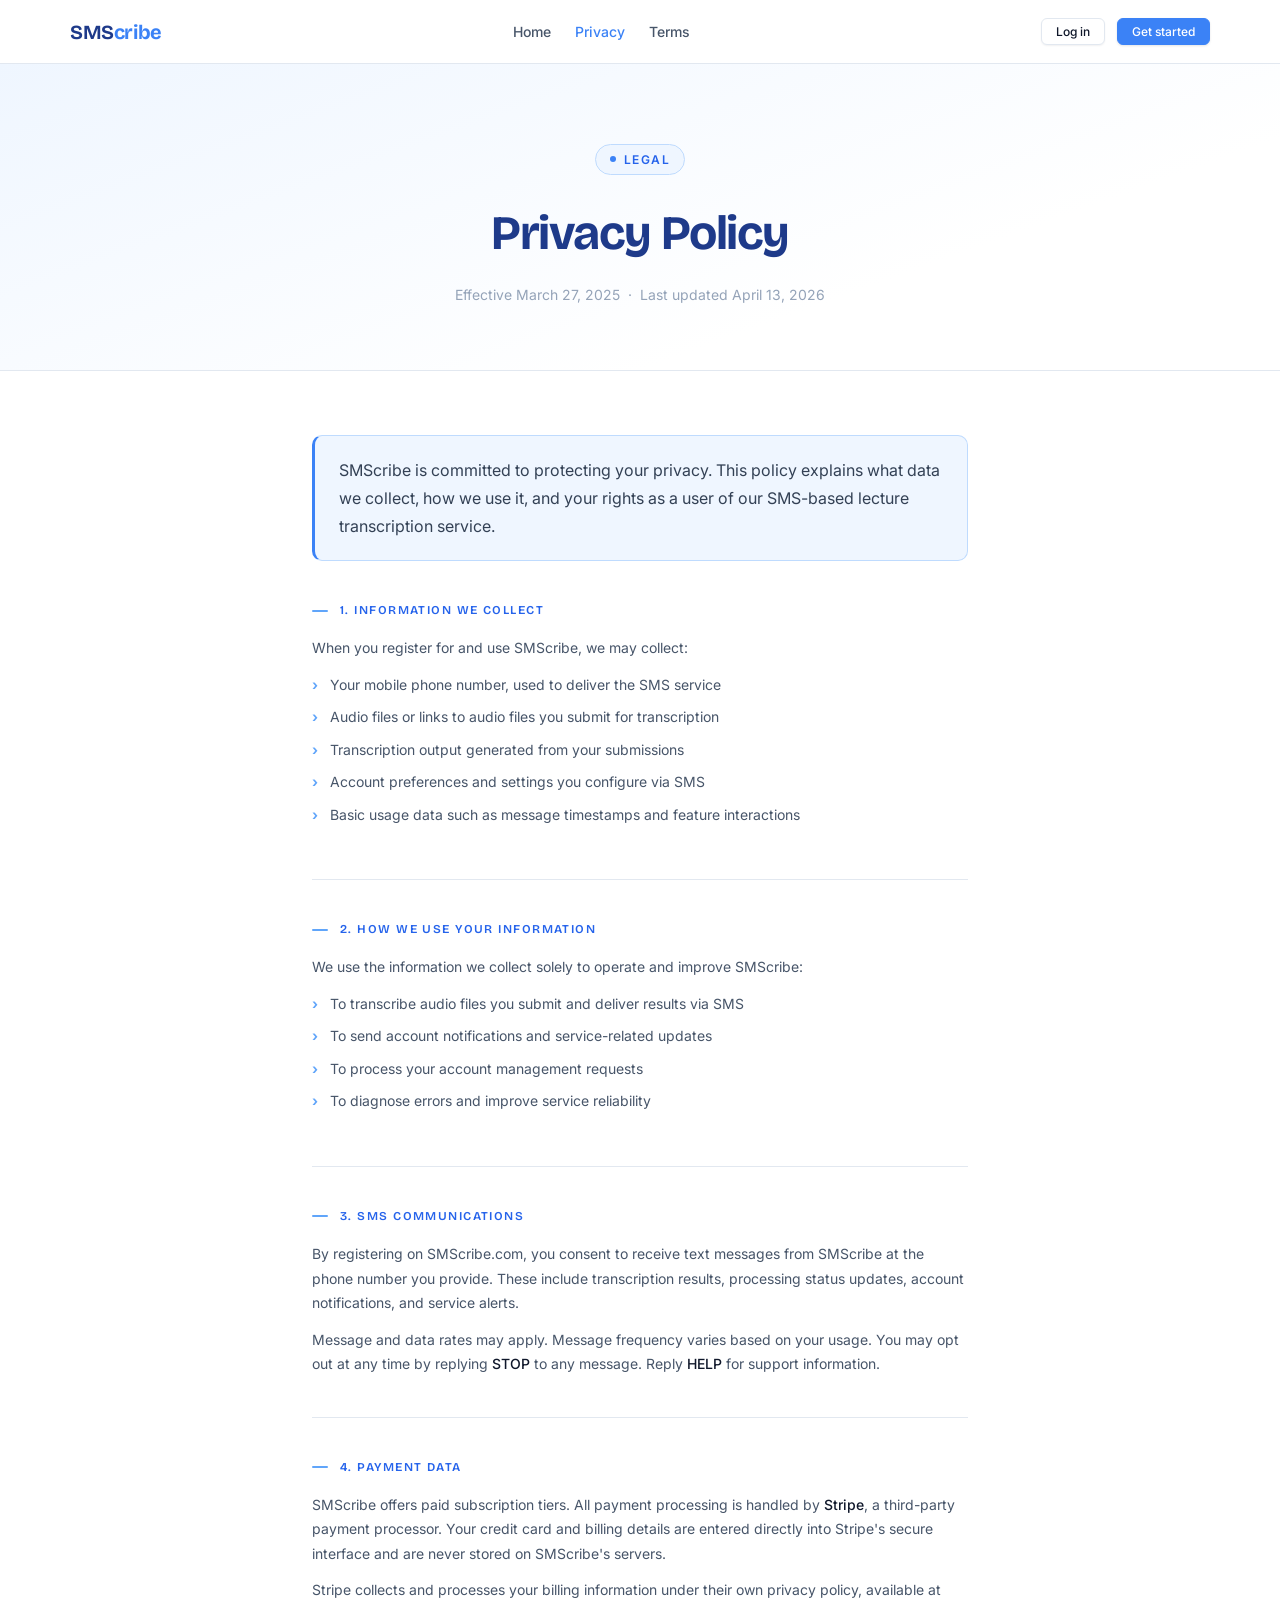
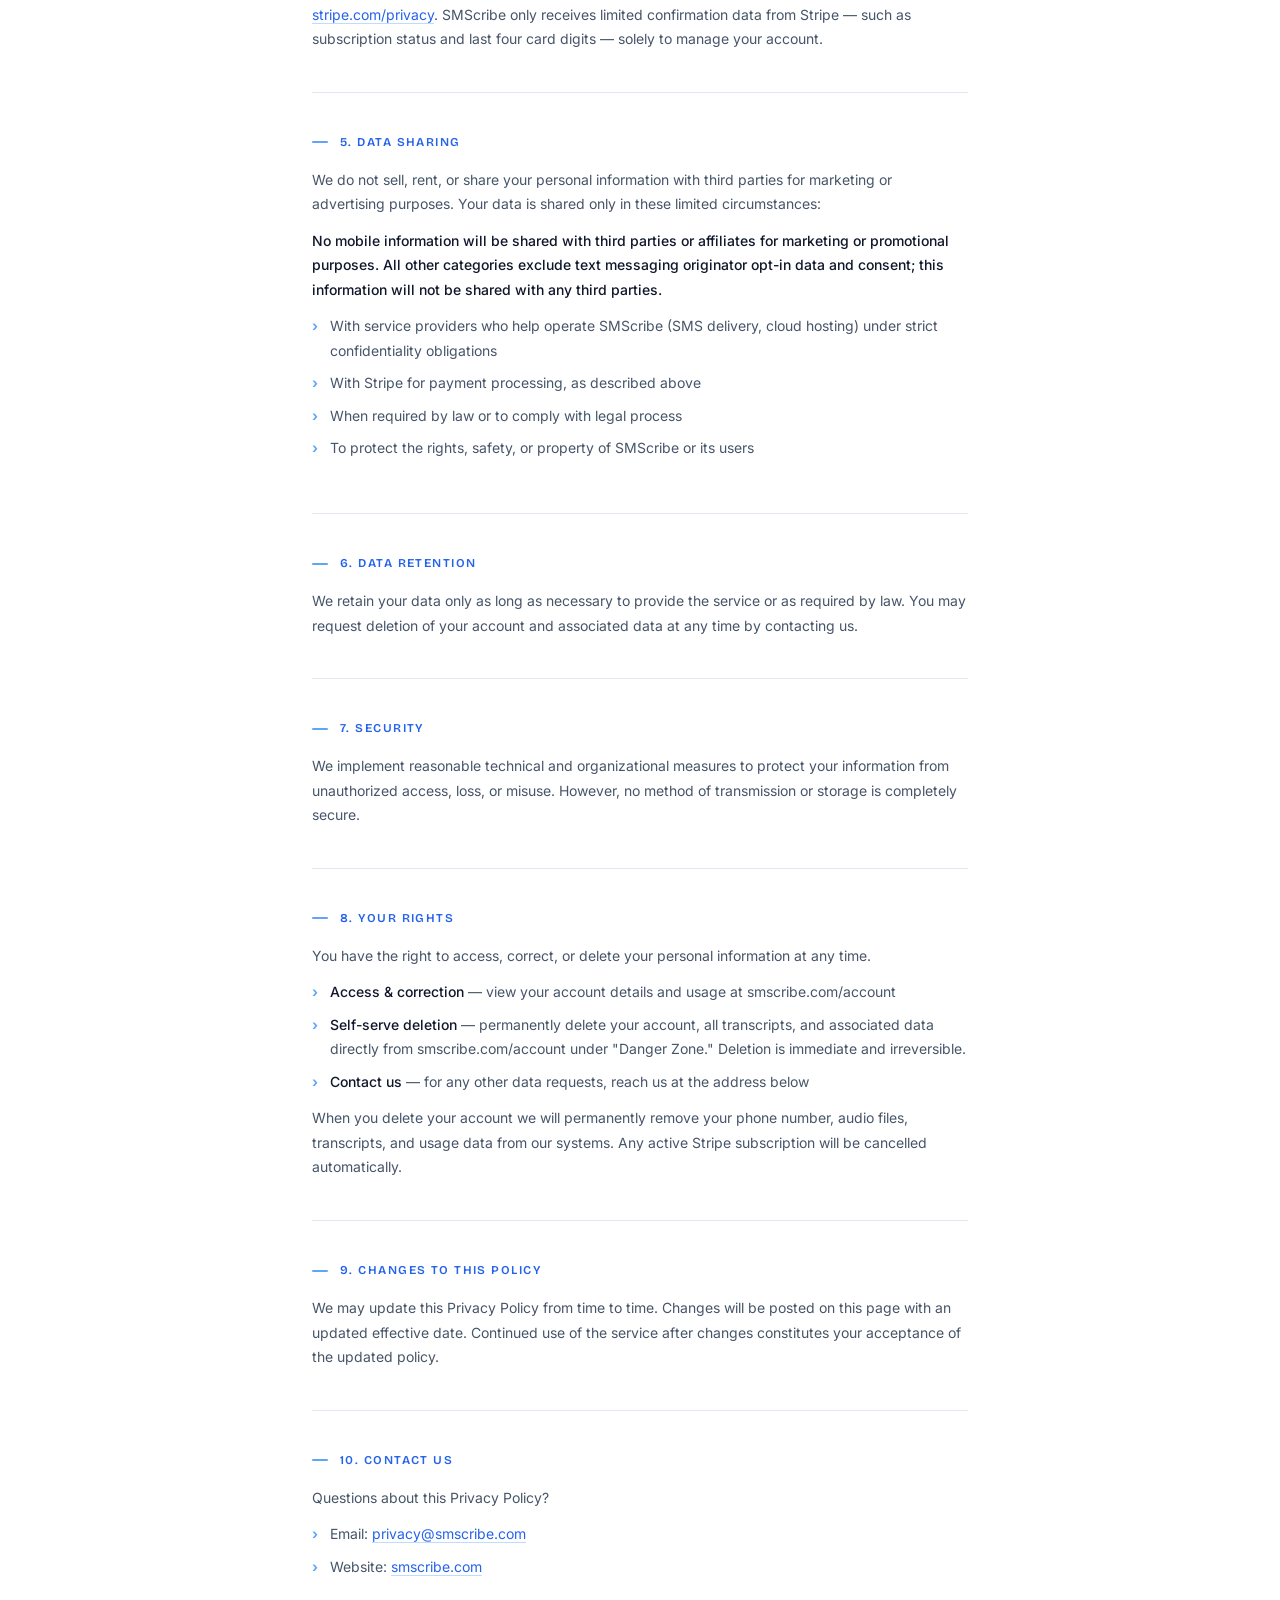
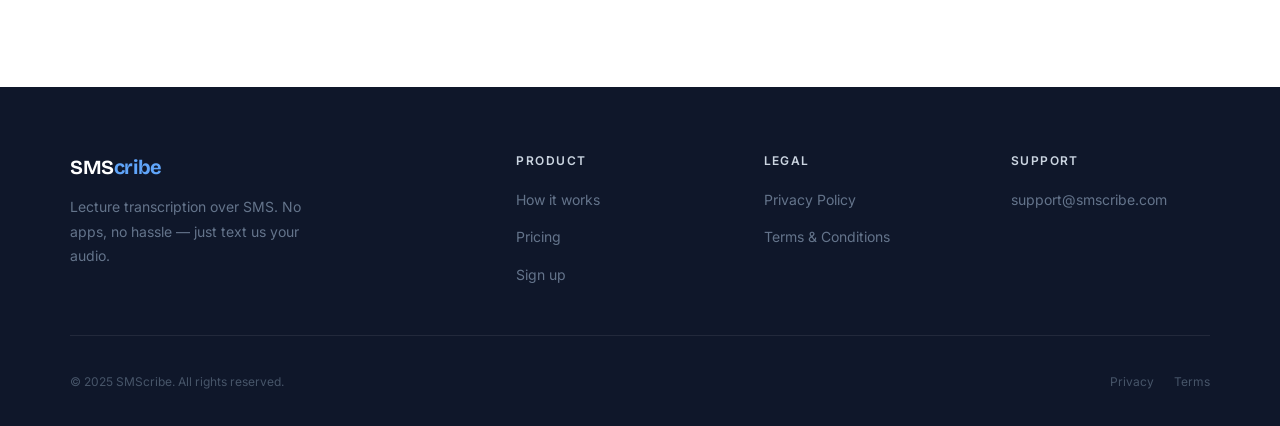
<file: frontend/privacy-policy.html>
<!doctype html>
<html lang="en">
  <head>
    <meta charset="UTF-8" />
    <meta name="viewport" content="width=device-width, initial-scale=1.0" />
    <title>Privacy Policy — SMScribe</title>
    <link rel="stylesheet" href="smscribe.css" />
  </head>
  <body>
    <nav class="nav">
      <div class="nav-inner">
        <a href="https://smscribe.com" class="nav-logo"
          >SMS<span>cribe</span></a
        >
        <ul class="nav-links">
          <li><a href="https://smscribe.com">Home</a></li>
          <li><a href="/privacy-policy" class="active">Privacy</a></li>
          <li><a href="/terms">Terms</a></li>
        </ul>
        <div class="nav-cta">
          <a href="#" class="btn btn-secondary btn-sm">Log in</a>
          <a href="#" class="btn btn-primary btn-sm">Get started</a>
        </div>
      </div>
    </nav>

    <div class="legal-hero">
      <span class="hero-eyebrow" style="margin-bottom: var(--space-5)"
        ><span class="dot"></span>Legal</span
      >
      <h1>Privacy Policy</h1>
      <p class="meta">
        Effective March 27, 2025 &nbsp;&middot;&nbsp; Last updated April 13,
        2026
      </p>
    </div>

    <main class="legal-main">
      <p class="legal-intro">
        SMScribe is committed to protecting your privacy. This policy explains
        what data we collect, how we use it, and your rights as a user of our
        SMS-based lecture transcription service.
      </p>

      <div class="legal-section">
        <h2>1. Information We Collect</h2>
        <p>When you register for and use SMScribe, we may collect:</p>
        <ul>
          <li>Your mobile phone number, used to deliver the SMS service</li>
          <li>
            Audio files or links to audio files you submit for transcription
          </li>
          <li>Transcription output generated from your submissions</li>
          <li>Account preferences and settings you configure via SMS</li>
          <li>
            Basic usage data such as message timestamps and feature interactions
          </li>
        </ul>
      </div>

      <div class="legal-section">
        <h2>2. How We Use Your Information</h2>
        <p>
          We use the information we collect solely to operate and improve
          SMScribe:
        </p>
        <ul>
          <li>
            To transcribe audio files you submit and deliver results via SMS
          </li>
          <li>To send account notifications and service-related updates</li>
          <li>To process your account management requests</li>
          <li>To diagnose errors and improve service reliability</li>
        </ul>
      </div>

      <div class="legal-section">
        <h2>3. SMS Communications</h2>
        <p>
          By registering on SMScribe.com, you consent to receive text messages
          from SMScribe at the phone number you provide. These include
          transcription results, processing status updates, account
          notifications, and service alerts.
        </p>
        <p>
          Message and data rates may apply. Message frequency varies based on
          your usage. You may opt out at any time by replying
          <strong>STOP</strong> to any message. Reply <strong>HELP</strong> for
          support information.
        </p>
      </div>

      <div class="legal-section">
        <h2>4. Payment Data</h2>
        <p>
          SMScribe offers paid subscription tiers. All payment processing is
          handled by <strong>Stripe</strong>, a third-party payment processor.
          Your credit card and billing details are entered directly into
          Stripe's secure interface and are never stored on SMScribe's servers.
        </p>
        <p>
          Stripe collects and processes your billing information under their own
          privacy policy, available at
          <a href="https://stripe.com/privacy" target="_blank" rel="noopener"
            >stripe.com/privacy</a
          >. SMScribe only receives limited confirmation data from Stripe — such
          as subscription status and last four card digits — solely to manage
          your account.
        </p>
      </div>

      <div class="legal-section">
        <h2>5. Data Sharing</h2>
        <p>
          We do not sell, rent, or share your personal information with third
          parties for marketing or advertising purposes. Your data is shared
          only in these limited circumstances:
        </p>
        <p>
          <strong
            >No mobile information will be shared with third parties or
            affiliates for marketing or promotional purposes. All other
            categories exclude text messaging originator opt-in data and
            consent; this information will not be shared with any third
            parties.</strong
          >
        </p>
        <ul>
          <li>
            With service providers who help operate SMScribe (SMS delivery,
            cloud hosting) under strict confidentiality obligations
          </li>
          <li>With Stripe for payment processing, as described above</li>
          <li>When required by law or to comply with legal process</li>
          <li>
            To protect the rights, safety, or property of SMScribe or its users
          </li>
        </ul>
      </div>

      <div class="legal-section">
        <h2>6. Data Retention</h2>
        <p>
          We retain your data only as long as necessary to provide the service
          or as required by law. You may request deletion of your account and
          associated data at any time by contacting us.
        </p>
      </div>

      <div class="legal-section">
        <h2>7. Security</h2>
        <p>
          We implement reasonable technical and organizational measures to
          protect your information from unauthorized access, loss, or misuse.
          However, no method of transmission or storage is completely secure.
        </p>
      </div>

      <div class="legal-section">
        <h2>8. Your Rights</h2>
        <p>
          You have the right to access, correct, or delete your personal
          information at any time.
        </p>
        <ul>
          <li>
            <strong>Access &amp; correction</strong> — view your account details
            and usage at smscribe.com/account
          </li>
          <li>
            <strong>Self-serve deletion</strong> — permanently delete your
            account, all transcripts, and associated data directly from
            smscribe.com/account under "Danger Zone." Deletion is immediate and
            irreversible.
          </li>
          <li>
            <strong>Contact us</strong> — for any other data requests, reach us
            at the address below
          </li>
        </ul>
        <p>
          When you delete your account we will permanently remove your phone
          number, audio files, transcripts, and usage data from our systems. Any
          active Stripe subscription will be cancelled automatically.
        </p>
      </div>

      <div class="legal-section">
        <h2>9. Changes to This Policy</h2>
        <p>
          We may update this Privacy Policy from time to time. Changes will be
          posted on this page with an updated effective date. Continued use of
          the service after changes constitutes your acceptance of the updated
          policy.
        </p>
      </div>

      <div class="legal-section">
        <h2>10. Contact Us</h2>
        <p>Questions about this Privacy Policy?</p>
        <ul>
          <li>
            Email:
            <a href="mailto:privacy@smscribe.com">privacy@smscribe.com</a>
          </li>
          <li>Website: <a href="https://smscribe.com">smscribe.com</a></li>
        </ul>
      </div>
    </main>

    <footer class="footer">
      <div class="footer-grid">
        <div class="footer-brand">
          <a href="https://smscribe.com" class="logo">SMS<span>cribe</span></a>
          <p>
            Lecture transcription over SMS. No apps, no hassle — just text us
            your audio.
          </p>
        </div>
        <div class="footer-col">
          <h4>Product</h4>
          <ul>
            <li><a href="#">How it works</a></li>
            <li><a href="#">Pricing</a></li>
            <li><a href="#">Sign up</a></li>
          </ul>
        </div>
        <div class="footer-col">
          <h4>Legal</h4>
          <ul>
            <li><a href="/privacy-policy">Privacy Policy</a></li>
            <li><a href="/terms">Terms &amp; Conditions</a></li>
          </ul>
        </div>
        <div class="footer-col">
          <h4>Support</h4>
          <ul>
            <li>
              <a href="mailto:support@smscribe.com">support@smscribe.com</a>
            </li>
          </ul>
        </div>
      </div>
      <div class="footer-bottom">
        <p class="footer-copy">&copy; 2025 SMScribe. All rights reserved.</p>
        <ul class="footer-legal">
          <li><a href="/privacy-policy">Privacy</a></li>
          <li><a href="/terms">Terms</a></li>
        </ul>
      </div>
    </footer>
  </body>
</html>
</file>
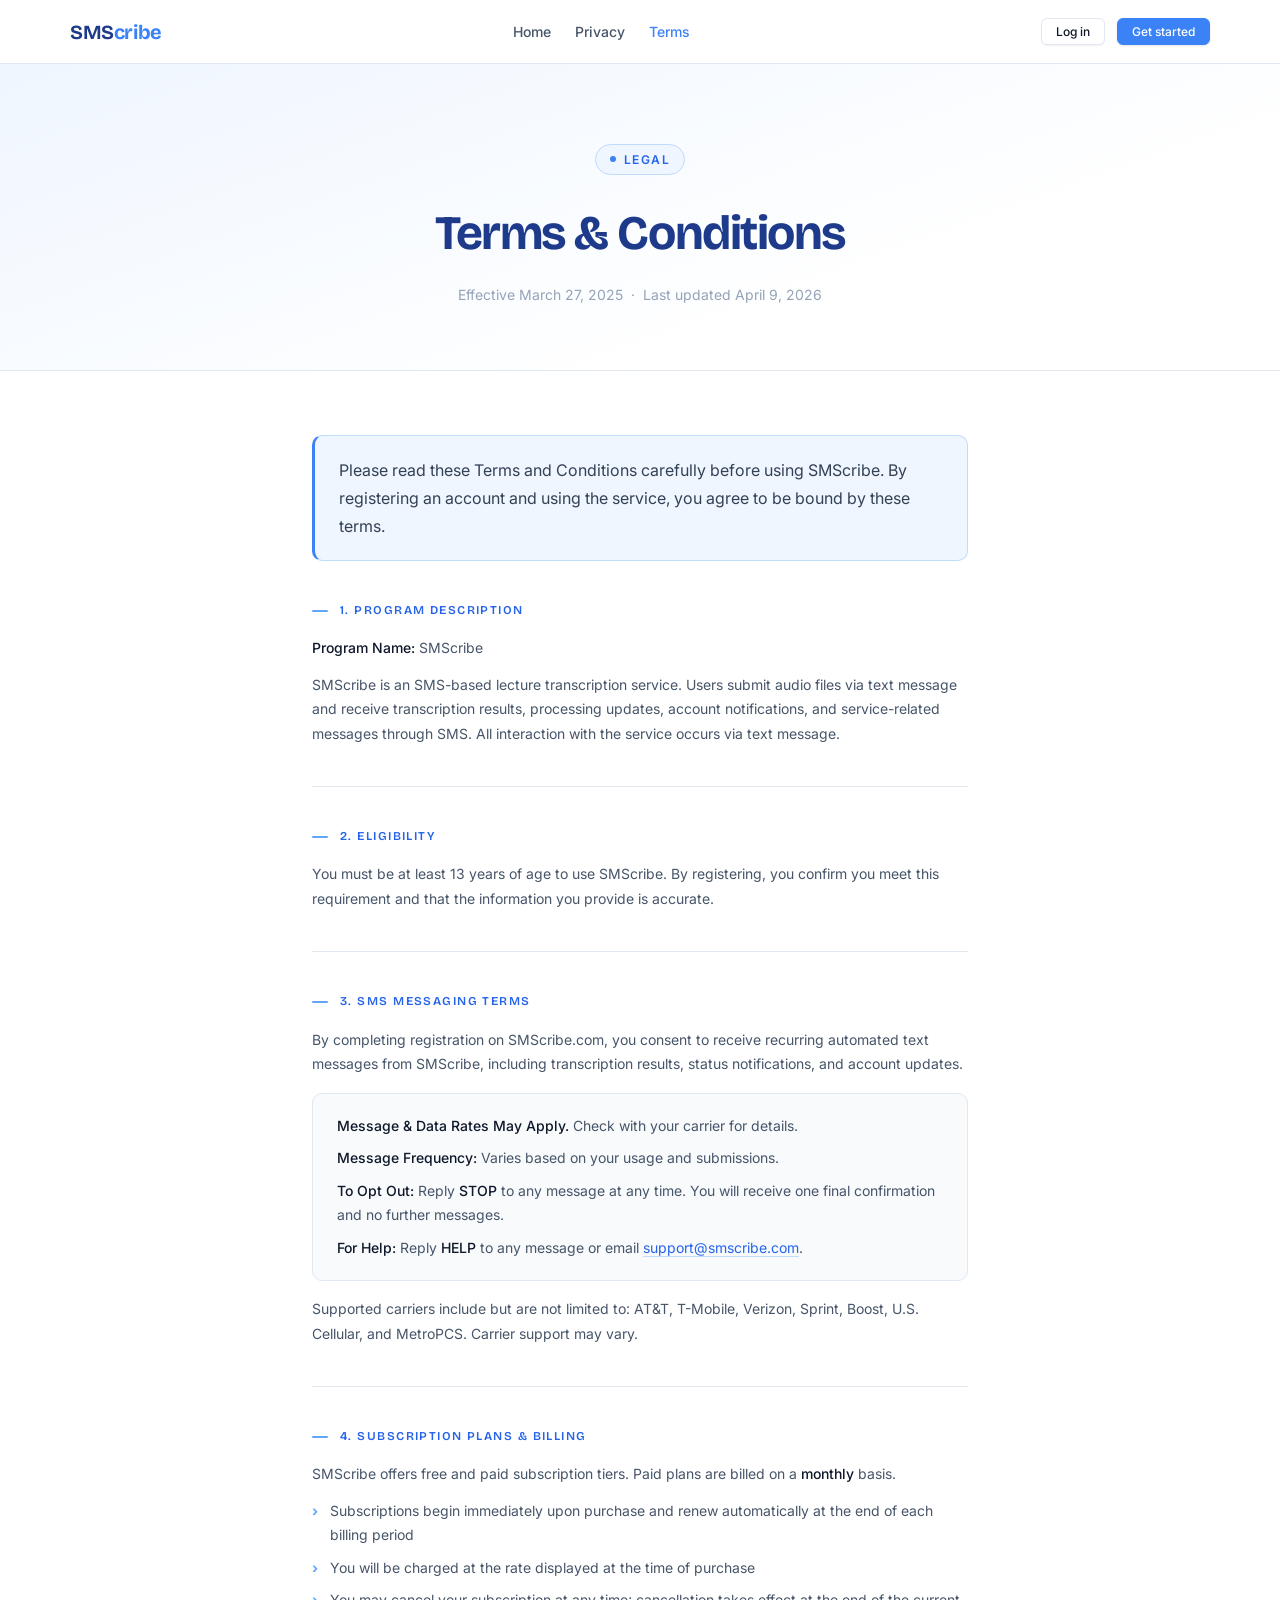
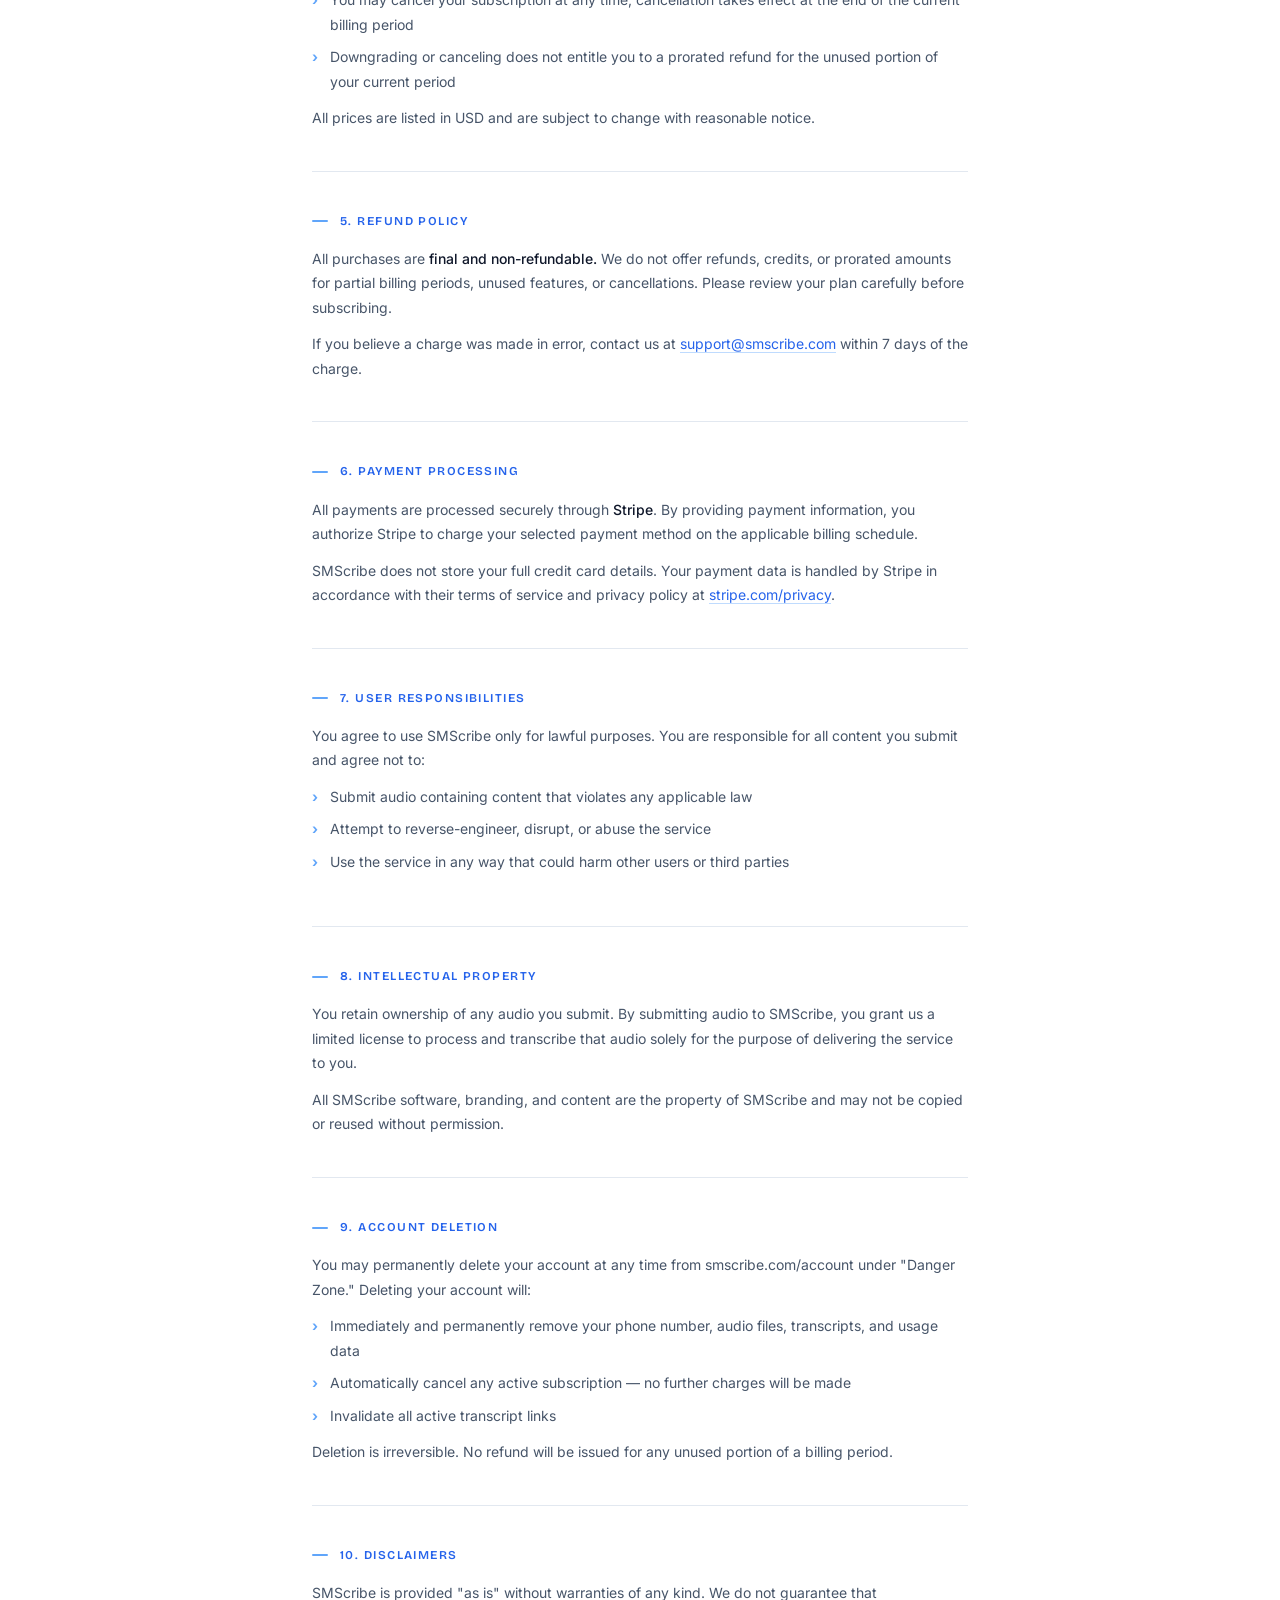
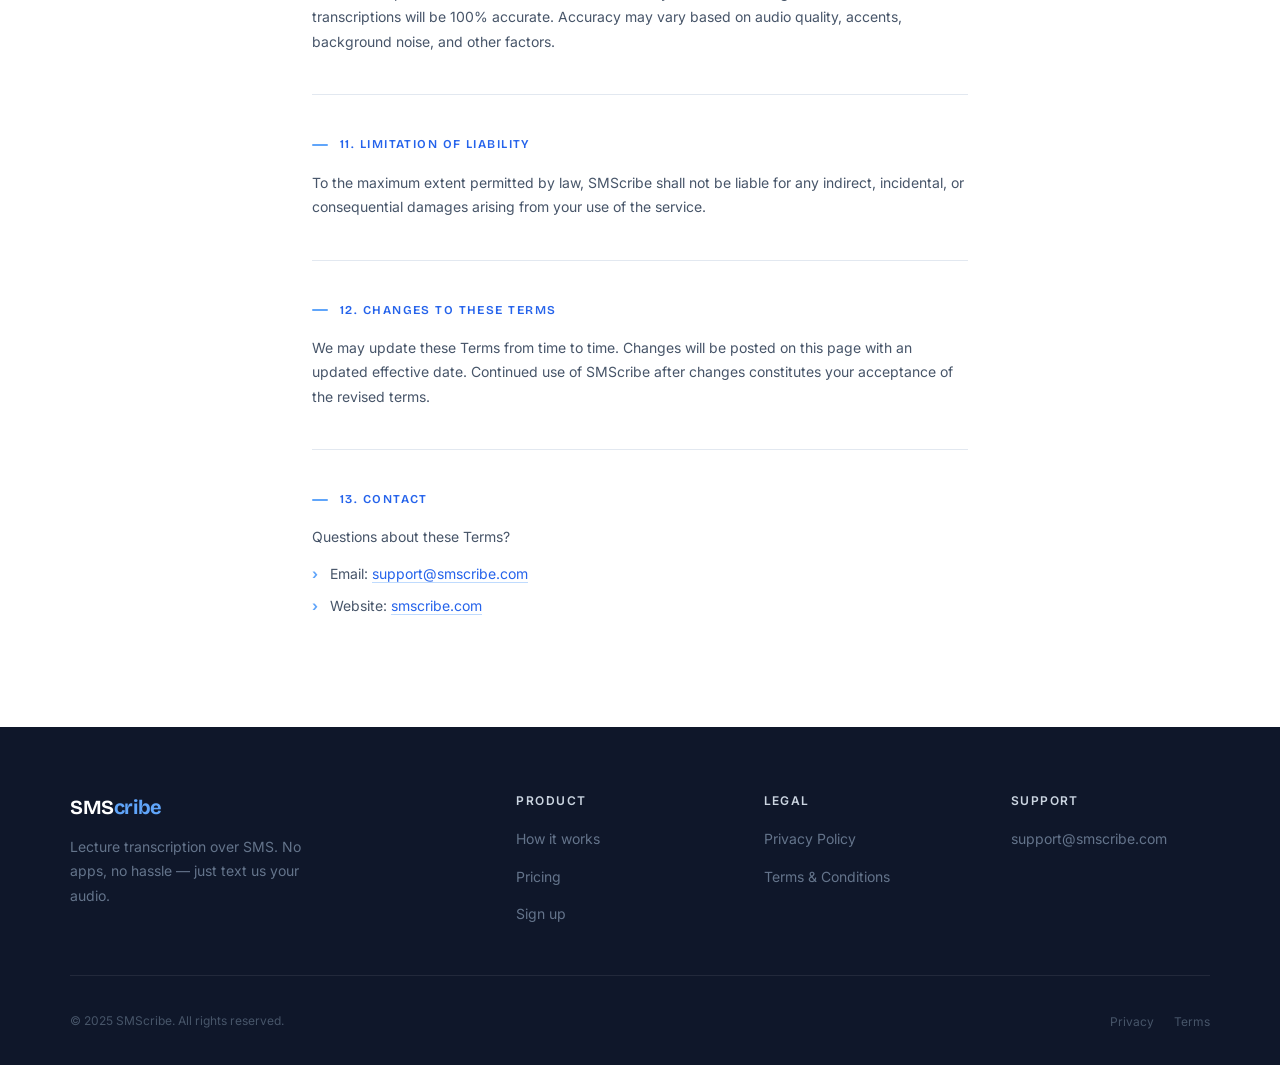
<file: frontend/terms.html>
<!doctype html>
<html lang="en">
  <head>
    <meta charset="UTF-8" />
    <meta name="viewport" content="width=device-width, initial-scale=1.0" />
    <title>Terms &amp; Conditions — SMScribe</title>
    <link rel="stylesheet" href="smscribe.css" />
  </head>
  <body>
    <nav class="nav">
      <div class="nav-inner">
        <a href="https://smscribe.com" class="nav-logo"
          >SMS<span>cribe</span></a
        >
        <ul class="nav-links">
          <li><a href="https://smscribe.com">Home</a></li>
          <li><a href="/privacy-policy">Privacy</a></li>
          <li><a href="/terms" class="active">Terms</a></li>
        </ul>
        <div class="nav-cta">
          <a href="#" class="btn btn-secondary btn-sm">Log in</a>
          <a href="#" class="btn btn-primary btn-sm">Get started</a>
        </div>
      </div>
    </nav>

    <div class="legal-hero">
      <span class="hero-eyebrow" style="margin-bottom: var(--space-5)"
        ><span class="dot"></span>Legal</span
      >
      <h1>Terms &amp; Conditions</h1>
      <p class="meta">
        Effective March 27, 2025 &nbsp;&middot;&nbsp; Last updated April 9, 2026
      </p>
    </div>

    <main class="legal-main">
      <p class="legal-intro">
        Please read these Terms and Conditions carefully before using SMScribe.
        By registering an account and using the service, you agree to be bound
        by these terms.
      </p>

      <div class="legal-section">
        <h2>1. Program Description</h2>
        <p><strong>Program Name:</strong> SMScribe</p>
        <p>
          SMScribe is an SMS-based lecture transcription service. Users submit
          audio files via text message and receive transcription results,
          processing updates, account notifications, and service-related
          messages through SMS. All interaction with the service occurs via text
          message.
        </p>
      </div>

      <div class="legal-section">
        <h2>2. Eligibility</h2>
        <p>
          You must be at least 13 years of age to use SMScribe. By registering,
          you confirm you meet this requirement and that the information you
          provide is accurate.
        </p>
      </div>

      <div class="legal-section">
        <h2>3. SMS Messaging Terms</h2>
        <p>
          By completing registration on SMScribe.com, you consent to receive
          recurring automated text messages from SMScribe, including
          transcription results, status notifications, and account updates.
        </p>
        <div class="sms-info-box">
          <p>
            <strong>Message &amp; Data Rates May Apply.</strong> Check with your
            carrier for details.
          </p>
          <p>
            <strong>Message Frequency:</strong> Varies based on your usage and
            submissions.
          </p>
          <p>
            <strong>To Opt Out:</strong> Reply <strong>STOP</strong> to any
            message at any time. You will receive one final confirmation and no
            further messages.
          </p>
          <p>
            <strong>For Help:</strong> Reply <strong>HELP</strong> to any
            message or email
            <a href="mailto:support@smscribe.com">support@smscribe.com</a>.
          </p>
        </div>
        <p>
          Supported carriers include but are not limited to: AT&amp;T, T-Mobile,
          Verizon, Sprint, Boost, U.S. Cellular, and MetroPCS. Carrier support
          may vary.
        </p>
      </div>

      <div class="legal-section">
        <h2>4. Subscription Plans &amp; Billing</h2>
        <p>
          SMScribe offers free and paid subscription tiers. Paid plans are
          billed on a <strong>monthly</strong> basis.
        </p>
        <ul>
          <li>
            Subscriptions begin immediately upon purchase and renew
            automatically at the end of each billing period
          </li>
          <li>
            You will be charged at the rate displayed at the time of purchase
          </li>
          <li>
            You may cancel your subscription at any time; cancellation takes
            effect at the end of the current billing period
          </li>
          <li>
            Downgrading or canceling does not entitle you to a prorated refund
            for the unused portion of your current period
          </li>
        </ul>
        <p>
          All prices are listed in USD and are subject to change with reasonable
          notice.
        </p>
      </div>

      <div class="legal-section">
        <h2>5. Refund Policy</h2>
        <p>
          All purchases are <strong>final and non-refundable.</strong> We do not
          offer refunds, credits, or prorated amounts for partial billing
          periods, unused features, or cancellations. Please review your plan
          carefully before subscribing.
        </p>
        <p>
          If you believe a charge was made in error, contact us at
          <a href="mailto:support@smscribe.com">support@smscribe.com</a> within
          7 days of the charge.
        </p>
      </div>

      <div class="legal-section">
        <h2>6. Payment Processing</h2>
        <p>
          All payments are processed securely through <strong>Stripe</strong>.
          By providing payment information, you authorize Stripe to charge your
          selected payment method on the applicable billing schedule.
        </p>
        <p>
          SMScribe does not store your full credit card details. Your payment
          data is handled by Stripe in accordance with their terms of service
          and privacy policy at
          <a href="https://stripe.com/privacy" target="_blank" rel="noopener"
            >stripe.com/privacy</a
          >.
        </p>
      </div>

      <div class="legal-section">
        <h2>7. User Responsibilities</h2>
        <p>
          You agree to use SMScribe only for lawful purposes. You are
          responsible for all content you submit and agree not to:
        </p>
        <ul>
          <li>
            Submit audio containing content that violates any applicable law
          </li>
          <li>Attempt to reverse-engineer, disrupt, or abuse the service</li>
          <li>
            Use the service in any way that could harm other users or third
            parties
          </li>
        </ul>
      </div>

      <div class="legal-section">
        <h2>8. Intellectual Property</h2>
        <p>
          You retain ownership of any audio you submit. By submitting audio to
          SMScribe, you grant us a limited license to process and transcribe
          that audio solely for the purpose of delivering the service to you.
        </p>
        <p>
          All SMScribe software, branding, and content are the property of
          SMScribe and may not be copied or reused without permission.
        </p>
      </div>

      <div class="legal-section">
        <h2>9. Account Deletion</h2>
        <p>
          You may permanently delete your account at any time from
          smscribe.com/account under "Danger Zone." Deleting your account will:
        </p>
        <ul>
          <li>
            Immediately and permanently remove your phone number, audio files,
            transcripts, and usage data
          </li>
          <li>
            Automatically cancel any active subscription — no further charges
            will be made
          </li>
          <li>Invalidate all active transcript links</li>
        </ul>
        <p>
          Deletion is irreversible. No refund will be issued for any unused
          portion of a billing period.
        </p>
      </div>

      <div class="legal-section">
        <h2>10. Disclaimers</h2>
        <p>
          SMScribe is provided "as is" without warranties of any kind. We do not
          guarantee that transcriptions will be 100% accurate. Accuracy may vary
          based on audio quality, accents, background noise, and other factors.
        </p>
      </div>

      <div class="legal-section">
        <h2>11. Limitation of Liability</h2>
        <p>
          To the maximum extent permitted by law, SMScribe shall not be liable
          for any indirect, incidental, or consequential damages arising from
          your use of the service.
        </p>
      </div>

      <div class="legal-section">
        <h2>12. Changes to These Terms</h2>
        <p>
          We may update these Terms from time to time. Changes will be posted on
          this page with an updated effective date. Continued use of SMScribe
          after changes constitutes your acceptance of the revised terms.
        </p>
      </div>

      <div class="legal-section">
        <h2>13. Contact</h2>
        <p>Questions about these Terms?</p>
        <ul>
          <li>
            Email:
            <a href="mailto:support@smscribe.com">support@smscribe.com</a>
          </li>
          <li>Website: <a href="https://smscribe.com">smscribe.com</a></li>
        </ul>
      </div>
    </main>

    <footer class="footer">
      <div class="footer-grid">
        <div class="footer-brand">
          <a href="https://smscribe.com" class="logo">SMS<span>cribe</span></a>
          <p>
            Lecture transcription over SMS. No apps, no hassle — just text us
            your audio.
          </p>
        </div>
        <div class="footer-col">
          <h4>Product</h4>
          <ul>
            <li><a href="#">How it works</a></li>
            <li><a href="#">Pricing</a></li>
            <li><a href="#">Sign up</a></li>
          </ul>
        </div>
        <div class="footer-col">
          <h4>Legal</h4>
          <ul>
            <li><a href="/privacy-policy">Privacy Policy</a></li>
            <li><a href="/terms">Terms &amp; Conditions</a></li>
          </ul>
        </div>
        <div class="footer-col">
          <h4>Support</h4>
          <ul>
            <li>
              <a href="mailto:support@smscribe.com">support@smscribe.com</a>
            </li>
          </ul>
        </div>
      </div>
      <div class="footer-bottom">
        <p class="footer-copy">&copy; 2025 SMScribe. All rights reserved.</p>
        <ul class="footer-legal">
          <li><a href="/privacy-policy">Privacy</a></li>
          <li><a href="/terms">Terms</a></li>
        </ul>
      </div>
    </footer>
  </body>
</html>
</file>
<file: frontend/smscribe.css>
@import url('https://fonts.googleapis.com/css2?family=Inter:wght@300;400;500;600;700&family=Bricolage+Grotesque:wght@400;500;600;700&display=swap');

/* ─────────────────────────────────────────
   1. DESIGN TOKENS
   ───────────────────────────────────────── */
:root {

  /* — Brand Blues — */
  --blue-50:   #eff6ff;
  --blue-100:  #dbeafe;
  --blue-200:  #bfdbfe;
  --blue-300:  #93c5fd;
  --blue-400:  #60a5fa;
  --blue-500:  #3b82f6;   /* primary action */
  --blue-600:  #2563eb;   /* hover state    */
  --blue-700:  #1d4ed8;
  --blue-800:  #1e40af;
  --blue-900:  #1e3a8a;   /* hero heading   */
  --blue-950:  #172554;   /* deepest navy   */

  /* — Neutrals — */
  --white:     #ffffff;
  --gray-50:   #f8fafc;
  --gray-100:  #f1f5f9;
  --gray-200:  #e2e8f0;
  --gray-300:  #cbd5e1;
  --gray-400:  #94a3b8;
  --gray-500:  #64748b;
  --gray-600:  #475569;
  --gray-700:  #334155;
  --gray-800:  #1e293b;
  --gray-900:  #0f172a;

  /* — Semantic Aliases — */
  --bg:              var(--white);
  --bg-subtle:       var(--gray-50);
  --bg-raised:       var(--white);
  --surface:         var(--white);
  --surface-hover:   var(--blue-50);

  --border:          var(--gray-200);
  --border-focus:    var(--blue-500);

  --text-primary:    var(--gray-900);
  --text-secondary:  var(--gray-600);
  --text-muted:      var(--gray-400);
  --text-on-dark:    var(--white);

  --accent:          var(--blue-500);
  --accent-hover:    var(--blue-600);
  --accent-dim:      var(--blue-50);
  --accent-border:   var(--blue-200);

  --hero-text:       var(--blue-900);
  --hero-sub:        var(--blue-700);

  --success:  #10b981;
  --warning:  #f59e0b;
  --danger:   #ef4444;

  /* — Typography — */
  --font-sans:     'Inter', system-ui, -apple-system, sans-serif;
  --font-display:  'Bricolage Grotesque', 'Inter', sans-serif;

  --text-xs:    0.75rem;    /* 12px */
  --text-sm:    0.875rem;   /* 14px */
  --text-base:  1rem;       /* 16px */
  --text-lg:    1.125rem;   /* 18px */
  --text-xl:    1.25rem;    /* 20px */
  --text-2xl:   1.5rem;     /* 24px */
  --text-3xl:   1.875rem;   /* 30px */
  --text-4xl:   2.25rem;    /* 36px */
  --text-5xl:   3rem;       /* 48px */
  --text-6xl:   3.75rem;    /* 60px */

  --weight-light:    300;
  --weight-regular:  400;
  --weight-medium:   500;
  --weight-semibold: 600;
  --weight-bold:     700;

  --leading-tight:   1.15;
  --leading-snug:    1.375;
  --leading-normal:  1.6;
  --leading-relaxed: 1.75;

  --tracking-tight:  -0.03em;
  --tracking-snug:   -0.02em;
  --tracking-normal:  0;
  --tracking-wide:    0.05em;
  --tracking-widest:  0.12em;

  /* — Spacing — */
  --space-1:   0.25rem;
  --space-2:   0.5rem;
  --space-3:   0.75rem;
  --space-4:   1rem;
  --space-5:   1.25rem;
  --space-6:   1.5rem;
  --space-8:   2rem;
  --space-10:  2.5rem;
  --space-12:  3rem;
  --space-16:  4rem;
  --space-20:  5rem;
  --space-24:  6rem;
  --space-32:  8rem;

  /* — Layout — */
  --max-w-sm:   640px;
  --max-w-md:   768px;
  --max-w-lg:   1024px;
  --max-w-xl:   1280px;
  --max-w-site: 1140px;

  --nav-h:      64px;

  /* — Shape — */
  --radius-sm:   6px;
  --radius-md:   10px;
  --radius-lg:   16px;
  --radius-xl:   24px;
  --radius-full: 9999px;

  /* — Shadows — */
  --shadow-xs:  0 1px 2px rgba(15,23,42,0.06);
  --shadow-sm:  0 1px 3px rgba(15,23,42,0.08), 0 1px 2px rgba(15,23,42,0.04);
  --shadow-md:  0 4px 6px rgba(15,23,42,0.06), 0 2px 4px rgba(15,23,42,0.04);
  --shadow-lg:  0 10px 24px rgba(15,23,42,0.08), 0 4px 8px rgba(15,23,42,0.04);
  --shadow-xl:  0 20px 48px rgba(15,23,42,0.10), 0 8px 16px rgba(15,23,42,0.06);
  --shadow-blue: 0 4px 20px rgba(59,130,246,0.25);

  /* — Transitions — */
  --ease:      cubic-bezier(0.4, 0, 0.2, 1);
  --ease-out:  cubic-bezier(0, 0, 0.2, 1);
  --dur-fast:  150ms;
  --dur-base:  200ms;
  --dur-slow:  300ms;
}


/* ─────────────────────────────────────────
   2. RESET & BASE
   ───────────────────────────────────────── */
*, *::before, *::after {
  box-sizing: border-box;
  margin: 0;
  padding: 0;
}

html {
  font-size: 16px;
  scroll-behavior: smooth;
  -webkit-text-size-adjust: 100%;
}

body {
  background: var(--bg);
  color: var(--text-primary);
  font-family: var(--font-sans);
  font-size: var(--text-base);
  font-weight: var(--weight-regular);
  line-height: var(--leading-normal);
  -webkit-font-smoothing: antialiased;
  -moz-osx-font-smoothing: grayscale;
}

img, video { display: block; max-width: 100%; }
button, input, select, textarea { font: inherit; }
a { color: inherit; }


/* ─────────────────────────────────────────
   3. NAVIGATION
   ───────────────────────────────────────── */
.nav {
  position: sticky;
  top: 0;
  z-index: 200;
  height: var(--nav-h);
  background: rgba(255,255,255,0.9);
  backdrop-filter: blur(16px);
  -webkit-backdrop-filter: blur(16px);
  border-bottom: 1px solid var(--border);
  display: flex;
  align-items: center;
  padding: 0 var(--space-8);
}

.nav-inner {
  width: 100%;
  max-width: var(--max-w-site);
  margin: 0 auto;
  display: flex;
  align-items: center;
  justify-content: space-between;
  gap: var(--space-8);
}

.nav-logo {
  font-family: var(--font-display);
  font-size: var(--text-xl);
  font-weight: var(--weight-bold);
  color: var(--blue-900);
  text-decoration: none;
  letter-spacing: var(--tracking-snug);
  flex-shrink: 0;
}

.nav-logo span {
  color: var(--blue-500);
}

.nav-links {
  display: flex;
  align-items: center;
  gap: var(--space-6);
  list-style: none;
}

.nav-links a {
  font-size: var(--text-sm);
  font-weight: var(--weight-medium);
  color: var(--text-secondary);
  text-decoration: none;
  transition: color var(--dur-base) var(--ease);
}

.nav-links a:hover { color: var(--text-primary); }

.nav-links a.active { color: var(--accent); }

.nav-cta {
  display: flex;
  align-items: center;
  gap: var(--space-3);
}

/* Mobile nav toggle (implement JS as needed) */
.nav-toggle {
  display: none;
  flex-direction: column;
  gap: 5px;
  background: none;
  border: none;
  cursor: pointer;
  padding: var(--space-2);
}

.nav-toggle span {
  display: block;
  width: 22px;
  height: 2px;
  background: var(--gray-700);
  border-radius: 2px;
  transition: transform var(--dur-base) var(--ease);
}


/* ─────────────────────────────────────────
   4. BUTTONS
   ───────────────────────────────────────── */

/* Base */
.btn {
  display: inline-flex;
  align-items: center;
  justify-content: center;
  gap: var(--space-2);
  font-family: var(--font-sans);
  font-size: var(--text-sm);
  font-weight: var(--weight-medium);
  line-height: 1;
  white-space: nowrap;
  text-decoration: none;
  border: 1px solid transparent;
  border-radius: var(--radius-md);
  cursor: pointer;
  transition:
    background var(--dur-base) var(--ease),
    border-color var(--dur-base) var(--ease),
    color var(--dur-base) var(--ease),
    box-shadow var(--dur-base) var(--ease);
  padding: 0.625rem 1.125rem;
}

.btn:disabled { opacity: 0.5; cursor: not-allowed; }

/* Primary */
.btn-primary {
  background: var(--blue-500);
  color: var(--white);
  border-color: var(--blue-500);
  box-shadow: var(--shadow-sm);
}
.btn-primary:hover {
  background: var(--blue-600);
  border-color: var(--blue-600);
  box-shadow: var(--shadow-blue);
}

/* Secondary */
.btn-secondary {
  background: var(--white);
  color: var(--text-primary);
  border-color: var(--border);
  box-shadow: var(--shadow-xs);
}
.btn-secondary:hover {
  background: var(--gray-50);
  border-color: var(--gray-300);
}

/* Ghost */
.btn-ghost {
  background: transparent;
  color: var(--text-secondary);
  border-color: transparent;
}
.btn-ghost:hover {
  background: var(--gray-100);
  color: var(--text-primary);
}

/* Sizes */
.btn-sm {
  font-size: var(--text-xs);
  padding: 0.4rem 0.875rem;
  border-radius: var(--radius-sm);
}

.btn-lg {
  font-size: var(--text-base);
  padding: 0.825rem 1.5rem;
  border-radius: var(--radius-lg);
}


/* ─────────────────────────────────────────
   5. HERO SECTION
   ───────────────────────────────────────── */
.hero {
  background: linear-gradient(160deg, var(--blue-50) 0%, var(--white) 60%);
  border-bottom: 1px solid var(--border);
  padding: var(--space-24) var(--space-8) var(--space-20);
  text-align: center;
  position: relative;
  overflow: hidden;
}

/* Subtle waveform grid decoration */
.hero::before {
  content: '';
  position: absolute;
  inset: 0;
  background-image:
    radial-gradient(circle at 20% 50%, rgba(59,130,246,0.06) 0%, transparent 50%),
    radial-gradient(circle at 80% 20%, rgba(37,99,235,0.05) 0%, transparent 40%);
  pointer-events: none;
}

.hero-eyebrow {
  display: inline-flex;
  align-items: center;
  gap: var(--space-2);
  font-size: var(--text-xs);
  font-weight: var(--weight-semibold);
  letter-spacing: var(--tracking-widest);
  text-transform: uppercase;
  color: var(--blue-600);
  background: var(--blue-50);
  border: 1px solid var(--blue-200);
  border-radius: var(--radius-full);
  padding: 0.3rem 0.875rem;
  margin-bottom: var(--space-6);
}

.hero-eyebrow .dot {
  width: 6px;
  height: 6px;
  background: var(--blue-500);
  border-radius: 50%;
}

.hero h1 {
  font-family: var(--font-display);
  font-size: clamp(var(--text-4xl), 6vw, var(--text-6xl));
  font-weight: var(--weight-bold);
  color: var(--blue-900);
  letter-spacing: var(--tracking-tight);
  line-height: var(--leading-tight);
  max-width: 800px;
  margin: 0 auto var(--space-6);
}

.hero h1 em {
  font-style: normal;
  color: var(--blue-500);
}

.hero-sub {
  font-size: clamp(var(--text-base), 2vw, var(--text-xl));
  color: var(--gray-600);
  max-width: 560px;
  margin: 0 auto var(--space-10);
  line-height: var(--leading-relaxed);
}

.hero-actions {
  display: flex;
  align-items: center;
  justify-content: center;
  gap: var(--space-3);
  flex-wrap: wrap;
}

/* Audio wave decoration */
.wave-bar-group {
  display: flex;
  align-items: center;
  justify-content: center;
  gap: 3px;
  margin: var(--space-12) auto 0;
  height: 40px;
}

.wave-bar {
  width: 3px;
  background: var(--blue-300);
  border-radius: 2px;
  animation: wave 1.4s ease-in-out infinite;
}

.wave-bar:nth-child(1)  { height: 12px; animation-delay: 0s;    }
.wave-bar:nth-child(2)  { height: 22px; animation-delay: 0.1s;  }
.wave-bar:nth-child(3)  { height: 32px; animation-delay: 0.2s;  background: var(--blue-400); }
.wave-bar:nth-child(4)  { height: 38px; animation-delay: 0.3s;  background: var(--blue-500); }
.wave-bar:nth-child(5)  { height: 28px; animation-delay: 0.4s;  background: var(--blue-400); }
.wave-bar:nth-child(6)  { height: 36px; animation-delay: 0.5s;  background: var(--blue-500); }
.wave-bar:nth-child(7)  { height: 40px; animation-delay: 0.35s; background: var(--blue-600); }
.wave-bar:nth-child(8)  { height: 30px; animation-delay: 0.25s; background: var(--blue-500); }
.wave-bar:nth-child(9)  { height: 20px; animation-delay: 0.15s; background: var(--blue-400); }
.wave-bar:nth-child(10) { height: 14px; animation-delay: 0.05s; }
.wave-bar:nth-child(11) { height: 8px;  animation-delay: 0s;    }

@keyframes wave {
  0%, 100% { transform: scaleY(1);    opacity: 0.7; }
  50%       { transform: scaleY(0.4); opacity: 1;   }
}


/* ─────────────────────────────────────────
   6. SECTION LAYOUT
   ───────────────────────────────────────── */
.section {
  padding: var(--space-20) var(--space-8);
}

.section-sm   { padding: var(--space-12) var(--space-8); }
.section-lg   { padding: var(--space-32) var(--space-8); }
.section-gray { background: var(--gray-50); }
.section-blue { background: var(--blue-50); }
.section-dark {
  background: var(--blue-950);
  color: var(--text-on-dark);
}

.container {
  width: 100%;
  max-width: var(--max-w-site);
  margin: 0 auto;
}

.container-sm { max-width: var(--max-w-sm);  }
.container-md { max-width: var(--max-w-md);  }
.container-lg { max-width: var(--max-w-lg);  }

.section-label {
  font-size: var(--text-xs);
  font-weight: var(--weight-semibold);
  letter-spacing: var(--tracking-widest);
  text-transform: uppercase;
  color: var(--blue-500);
  margin-bottom: var(--space-3);
}

.section-heading {
  font-family: var(--font-display);
  font-size: clamp(var(--text-2xl), 4vw, var(--text-4xl));
  font-weight: var(--weight-bold);
  color: var(--blue-900);
  letter-spacing: var(--tracking-snug);
  line-height: var(--leading-snug);
  margin-bottom: var(--space-4);
}

.section-sub {
  font-size: var(--text-lg);
  color: var(--text-secondary);
  max-width: 560px;
  line-height: var(--leading-relaxed);
}

.section-dark .section-heading { color: var(--white); }
.section-dark .section-sub     { color: var(--blue-200); }
.section-dark .section-label   { color: var(--blue-300); }


/* ─────────────────────────────────────────
   7. CARDS
   ───────────────────────────────────────── */
.card {
  background: var(--white);
  border: 1px solid var(--border);
  border-radius: var(--radius-lg);
  padding: var(--space-6);
  box-shadow: var(--shadow-sm);
  transition: box-shadow var(--dur-base) var(--ease), border-color var(--dur-base) var(--ease);
}

.card:hover {
  box-shadow: var(--shadow-lg);
  border-color: var(--blue-200);
}

.card-icon {
  width: 40px;
  height: 40px;
  background: var(--blue-50);
  border-radius: var(--radius-md);
  display: flex;
  align-items: center;
  justify-content: center;
  margin-bottom: var(--space-4);
  color: var(--blue-500);
}

.card-title {
  font-family: var(--font-display);
  font-size: var(--text-lg);
  font-weight: var(--weight-semibold);
  color: var(--text-primary);
  margin-bottom: var(--space-2);
}

.card-body {
  font-size: var(--text-sm);
  color: var(--text-secondary);
  line-height: var(--leading-relaxed);
}


/* ─────────────────────────────────────────
   8. BADGES & TAGS
   ───────────────────────────────────────── */
.badge {
  display: inline-flex;
  align-items: center;
  font-size: var(--text-xs);
  font-weight: var(--weight-medium);
  padding: 0.2rem 0.6rem;
  border-radius: var(--radius-full);
  white-space: nowrap;
}

.badge-blue    { background: var(--blue-50);   color: var(--blue-700);  border: 1px solid var(--blue-200); }
.badge-gray    { background: var(--gray-100);  color: var(--gray-700);  border: 1px solid var(--gray-200); }
.badge-green   { background: #ecfdf5;          color: #065f46;          border: 1px solid #a7f3d0; }


/* ─────────────────────────────────────────
   9. FORMS & INPUTS
   ───────────────────────────────────────── */
.form-group {
  display: flex;
  flex-direction: column;
  gap: var(--space-2);
}

.form-label {
  font-size: var(--text-sm);
  font-weight: var(--weight-medium);
  color: var(--text-primary);
}

.form-input {
  width: 100%;
  background: var(--white);
  color: var(--text-primary);
  border: 1px solid var(--border);
  border-radius: var(--radius-md);
  padding: 0.625rem 0.875rem;
  font-size: var(--text-sm);
  transition: border-color var(--dur-base) var(--ease), box-shadow var(--dur-base) var(--ease);
  outline: none;
}

.form-input::placeholder { color: var(--text-muted); }

.form-input:focus {
  border-color: var(--blue-400);
  box-shadow: 0 0 0 3px rgba(59,130,246,0.12);
}

.form-hint {
  font-size: var(--text-xs);
  color: var(--text-muted);
}


/* ─────────────────────────────────────────
   10. DIVIDERS
   ───────────────────────────────────────── */
.divider {
  border: none;
  border-top: 1px solid var(--border);
  margin: var(--space-8) 0;
}

.divider-blue { border-top-color: var(--blue-200); }


/* ─────────────────────────────────────────
   11. LEGAL PAGE STYLES
   ───────────────────────────────────────── */
.legal-hero {
  background: linear-gradient(160deg, var(--blue-50) 0%, var(--white) 70%);
  border-bottom: 1px solid var(--border);
  padding: var(--space-20) var(--space-8) var(--space-16);
  text-align: center;
}

.legal-hero h1 {
  font-family: var(--font-display);
  font-size: clamp(var(--text-3xl), 5vw, var(--text-5xl));
  font-weight: var(--weight-bold);
  color: var(--blue-900);
  letter-spacing: var(--tracking-tight);
  margin-bottom: var(--space-3);
}

.legal-hero .meta {
  font-size: var(--text-sm);
  color: var(--text-muted);
}

.legal-main {
  max-width: 720px;
  margin: 0 auto;
  padding: var(--space-16) var(--space-8) var(--space-24);
}

.legal-intro {
  background: var(--blue-50);
  border: 1px solid var(--blue-200);
  border-left: 3px solid var(--blue-500);
  border-radius: var(--radius-md);
  padding: var(--space-5) var(--space-6);
  margin-bottom: var(--space-10);
  font-size: var(--text-base);
  color: var(--gray-700);
  line-height: var(--leading-relaxed);
}

.legal-section {
  margin-bottom: var(--space-10);
  padding-bottom: var(--space-10);
  border-bottom: 1px solid var(--border);
}

.legal-section:last-child {
  border-bottom: none;
  margin-bottom: 0;
  padding-bottom: 0;
}

.legal-section h2 {
  font-family: var(--font-display);
  font-size: var(--text-xs);
  font-weight: var(--weight-semibold);
  letter-spacing: var(--tracking-widest);
  text-transform: uppercase;
  color: var(--blue-600);
  margin-bottom: var(--space-4);
  display: flex;
  align-items: center;
  gap: var(--space-3);
}

.legal-section h2::before {
  content: '';
  display: inline-block;
  width: 16px;
  height: 2px;
  background: var(--blue-400);
  border-radius: 2px;
  flex-shrink: 0;
}

.legal-section p {
  font-size: var(--text-sm);
  color: var(--gray-600);
  margin-bottom: var(--space-3);
  line-height: var(--leading-relaxed);
}

.legal-section p:last-child { margin-bottom: 0; }

.legal-section ul {
  list-style: none;
  padding: 0;
  margin: var(--space-3) 0;
  display: flex;
  flex-direction: column;
  gap: var(--space-2);
}

.legal-section li {
  font-size: var(--text-sm);
  color: var(--gray-600);
  padding-left: 1.1rem;
  position: relative;
  line-height: var(--leading-relaxed);
}

.legal-section li::before {
  content: '›';
  position: absolute;
  left: 0;
  color: var(--blue-400);
  font-weight: var(--weight-bold);
}

.legal-section a {
  color: var(--blue-600);
  text-decoration: none;
  border-bottom: 1px solid var(--blue-200);
  transition: border-color var(--dur-base);
}

.legal-section a:hover { border-bottom-color: var(--blue-500); }

.legal-section strong {
  color: var(--text-primary);
  font-weight: var(--weight-medium);
}

.sms-info-box {
  background: var(--gray-50);
  border: 1px solid var(--border);
  border-radius: var(--radius-md);
  padding: var(--space-5) var(--space-6);
  margin: var(--space-4) 0;
  display: flex;
  flex-direction: column;
  gap: var(--space-2);
}

.sms-info-box p {
  margin-bottom: 0;
  font-size: var(--text-sm);
  color: var(--gray-600);
}


/* ─────────────────────────────────────────
   12. FOOTER
   ───────────────────────────────────────── */
.footer {
  background: var(--gray-900);
  color: var(--gray-400);
  padding: var(--space-16) var(--space-8) var(--space-8);
}

.footer-grid {
  max-width: var(--max-w-site);
  margin: 0 auto;
  display: grid;
  grid-template-columns: 2fr 1fr 1fr 1fr;
  gap: var(--space-12);
  padding-bottom: var(--space-12);
  border-bottom: 1px solid rgba(255,255,255,0.08);
  margin-bottom: var(--space-8);
}

.footer-brand .logo {
  font-family: var(--font-display);
  font-size: var(--text-xl);
  font-weight: var(--weight-bold);
  color: var(--white);
  text-decoration: none;
  letter-spacing: var(--tracking-snug);
  display: block;
  margin-bottom: var(--space-3);
}

.footer-brand .logo span { color: var(--blue-400); }

.footer-brand p {
  font-size: var(--text-sm);
  line-height: var(--leading-relaxed);
  color: var(--gray-500);
  max-width: 260px;
}

.footer-col h4 {
  font-size: var(--text-xs);
  font-weight: var(--weight-semibold);
  letter-spacing: var(--tracking-widest);
  text-transform: uppercase;
  color: var(--gray-300);
  margin-bottom: var(--space-4);
}

.footer-col ul {
  list-style: none;
  display: flex;
  flex-direction: column;
  gap: var(--space-3);
}

.footer-col a {
  font-size: var(--text-sm);
  color: var(--gray-500);
  text-decoration: none;
  transition: color var(--dur-base);
}

.footer-col a:hover { color: var(--white); }

.footer-bottom {
  max-width: var(--max-w-site);
  margin: 0 auto;
  display: flex;
  justify-content: space-between;
  align-items: center;
  gap: var(--space-4);
  flex-wrap: wrap;
}

.footer-copy {
  font-size: var(--text-xs);
  color: var(--gray-600);
}

.footer-legal {
  display: flex;
  gap: var(--space-5);
  list-style: none;
}

.footer-legal a {
  font-size: var(--text-xs);
  color: var(--gray-600);
  text-decoration: none;
  transition: color var(--dur-base);
}

.footer-legal a:hover { color: var(--gray-400); }


/* ─────────────────────────────────────────
   13. UTILITIES
   ───────────────────────────────────────── */
.text-center { text-align: center; }
.text-left   { text-align: left; }

.flex         { display: flex; }
.flex-col     { flex-direction: column; }
.items-center { align-items: center; }
.justify-center { justify-content: center; }
.gap-2  { gap: var(--space-2); }
.gap-4  { gap: var(--space-4); }
.gap-6  { gap: var(--space-6); }
.gap-8  { gap: var(--space-8); }

.mt-2  { margin-top: var(--space-2); }
.mt-4  { margin-top: var(--space-4); }
.mt-8  { margin-top: var(--space-8); }
.mb-4  { margin-bottom: var(--space-4); }
.mb-8  { margin-bottom: var(--space-8); }

.w-full { width: 100%; }
.sr-only {
  position: absolute; width: 1px; height: 1px;
  padding: 0; margin: -1px; overflow: hidden;
  clip: rect(0,0,0,0); white-space: nowrap; border: 0;
}


/* ─────────────────────────────────────────
   14. RESPONSIVE BREAKPOINTS
   ───────────────────────────────────────── */
@media (max-width: 1024px) {
  .footer-grid { grid-template-columns: 1fr 1fr; }
}

@media (max-width: 768px) {
  .nav { padding: 0 var(--space-5); }
  .nav-links { display: none; }
  .nav-toggle { display: flex; }

  .hero   { padding: var(--space-16) var(--space-5) var(--space-12); }
  .section { padding: var(--space-12) var(--space-5); }
  .section-lg { padding: var(--space-20) var(--space-5); }

  .legal-hero  { padding: var(--space-12) var(--space-5) var(--space-10); }
  .legal-main  { padding: var(--space-10) var(--space-5) var(--space-16); }

  .footer { padding: var(--space-12) var(--space-5) var(--space-6); }
  .footer-grid { grid-template-columns: 1fr; gap: var(--space-8); }
  .footer-bottom { flex-direction: column; align-items: flex-start; }
}

@media (max-width: 480px) {
  .hero-actions { flex-direction: column; width: 100%; }
  .hero-actions .btn { width: 100%; }
}
</file>
